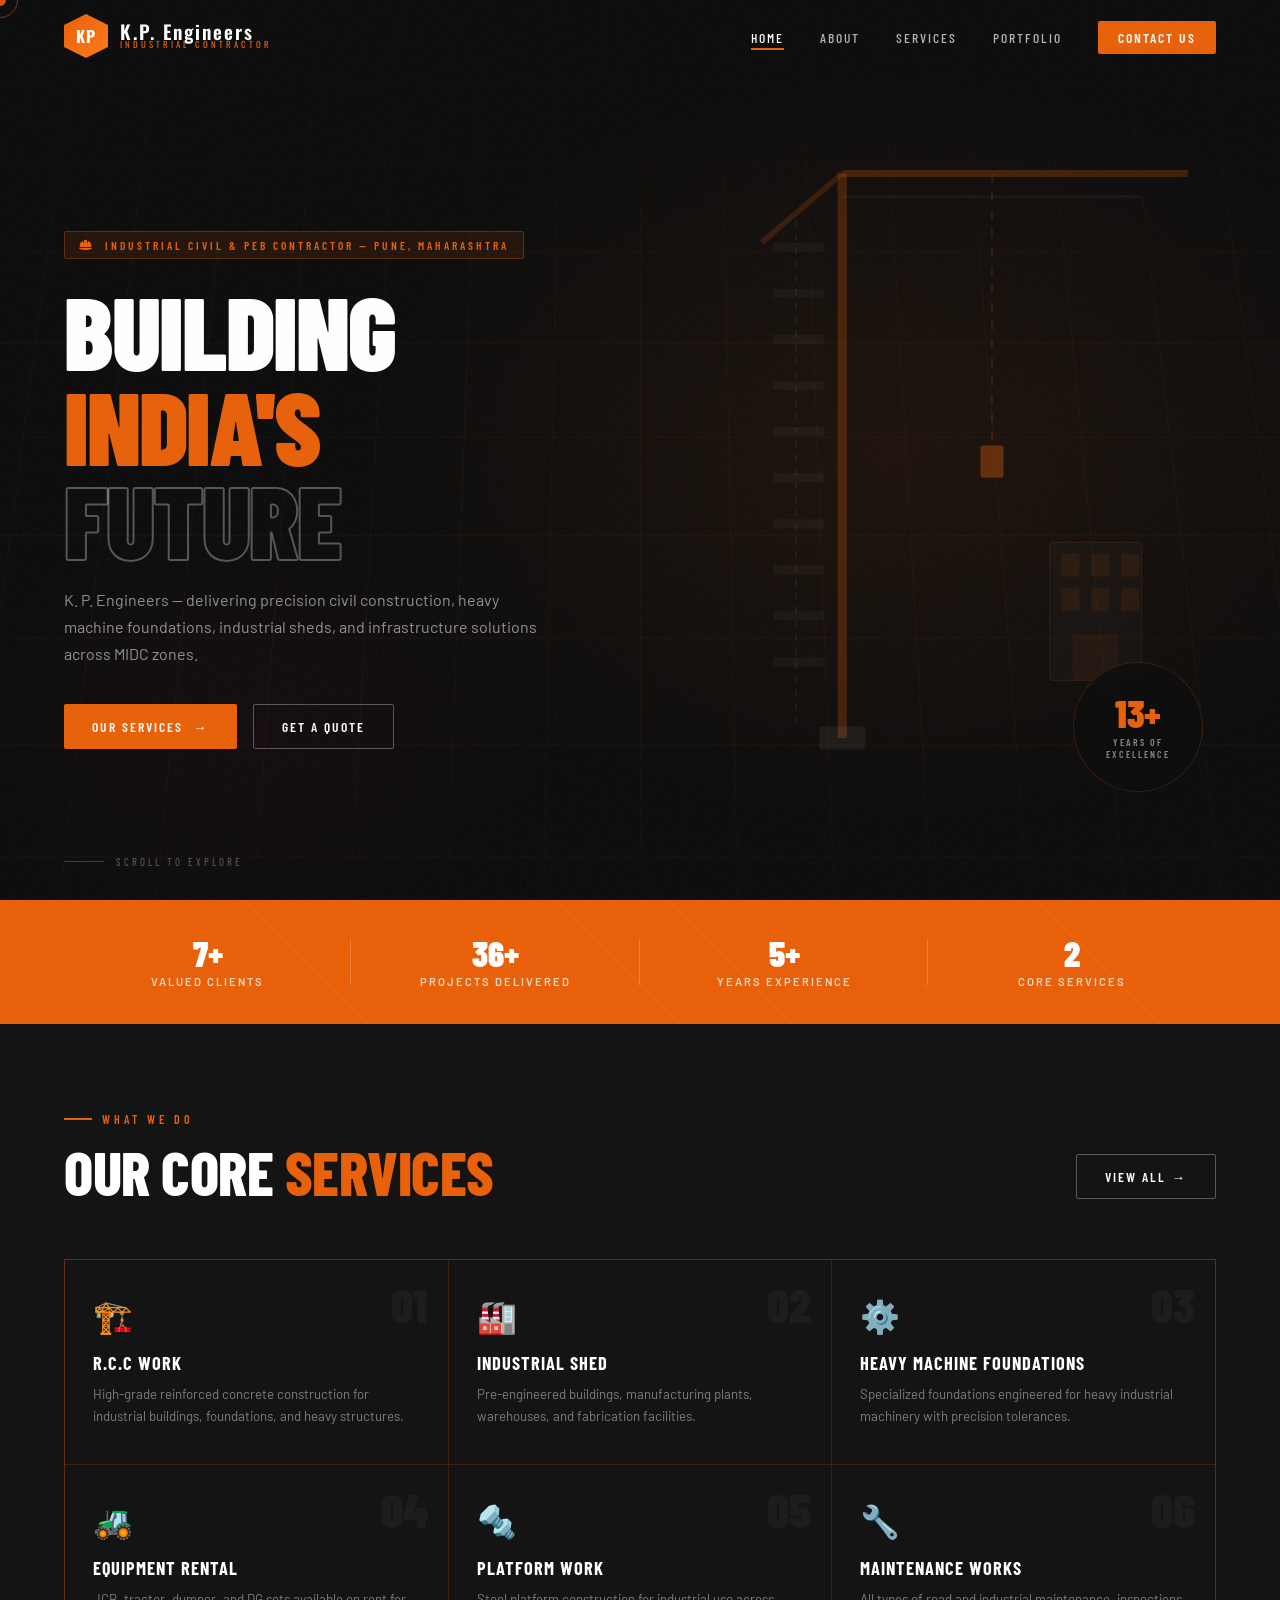
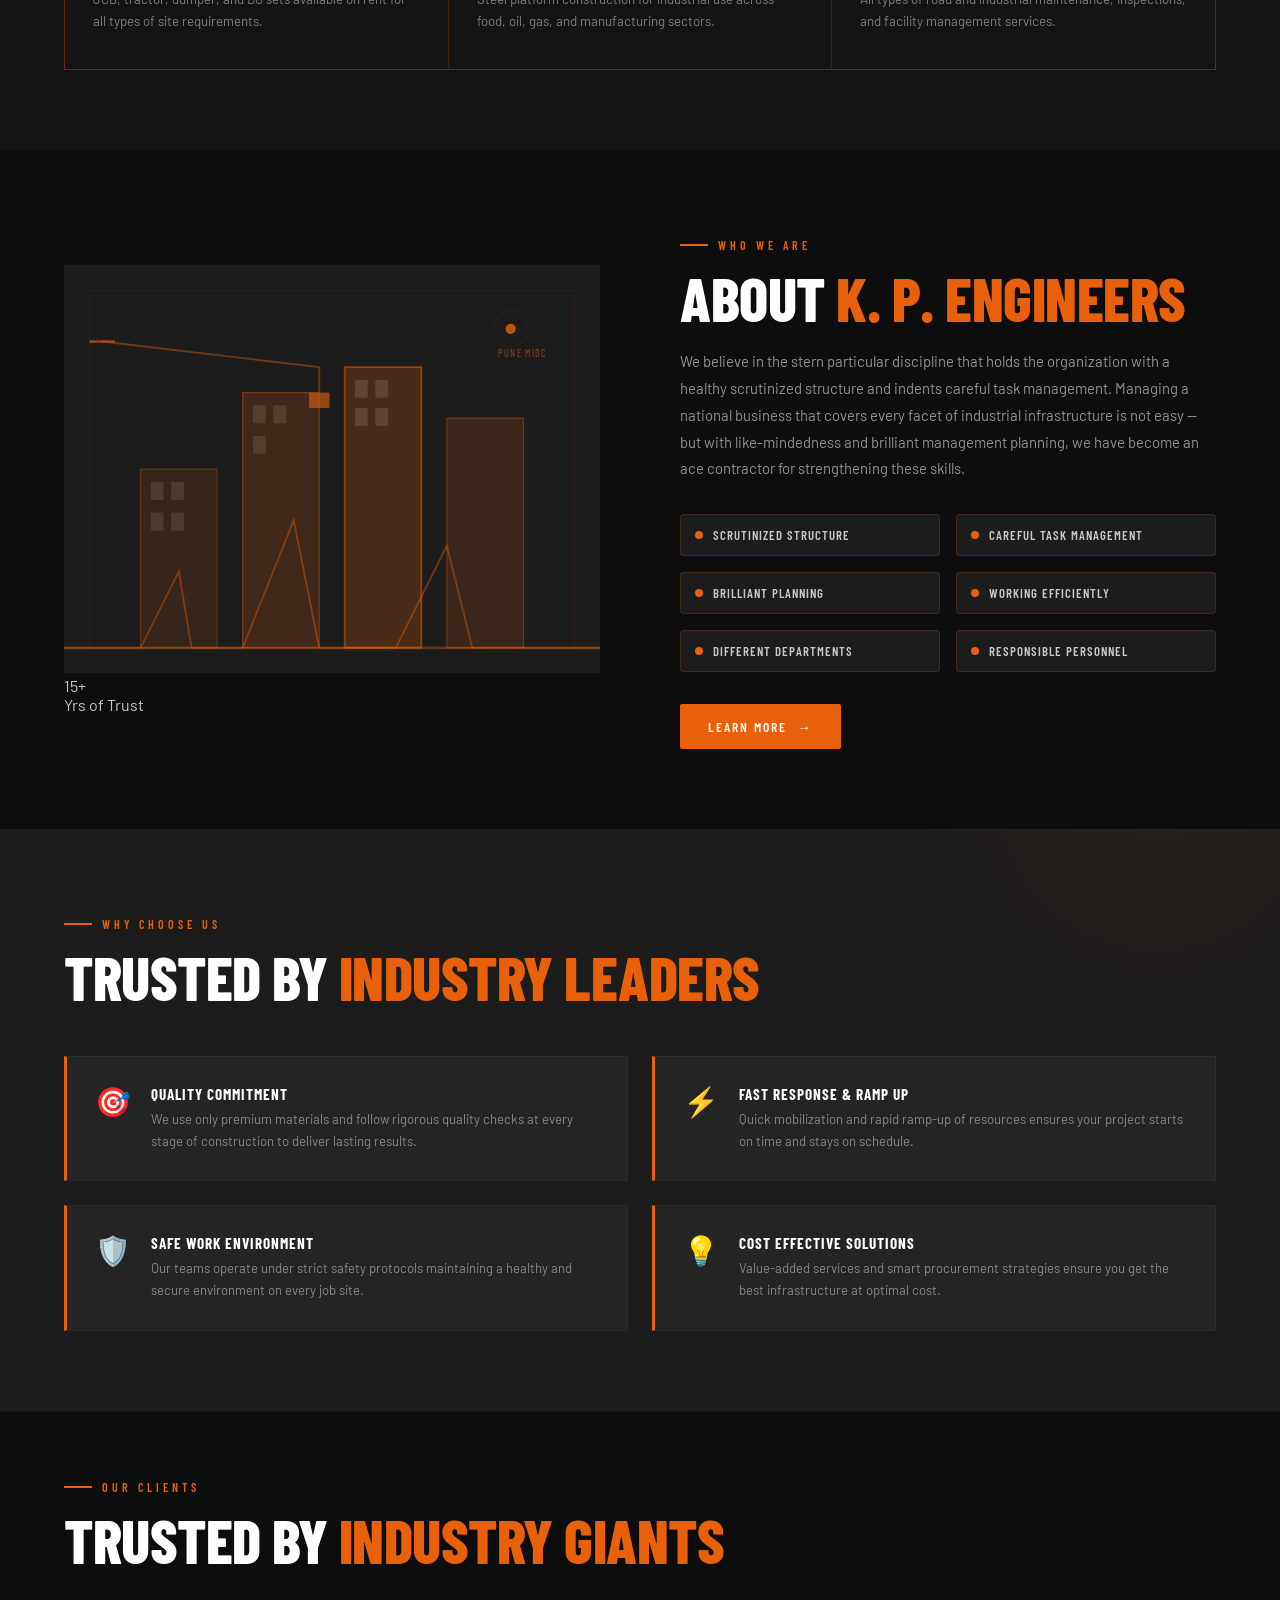
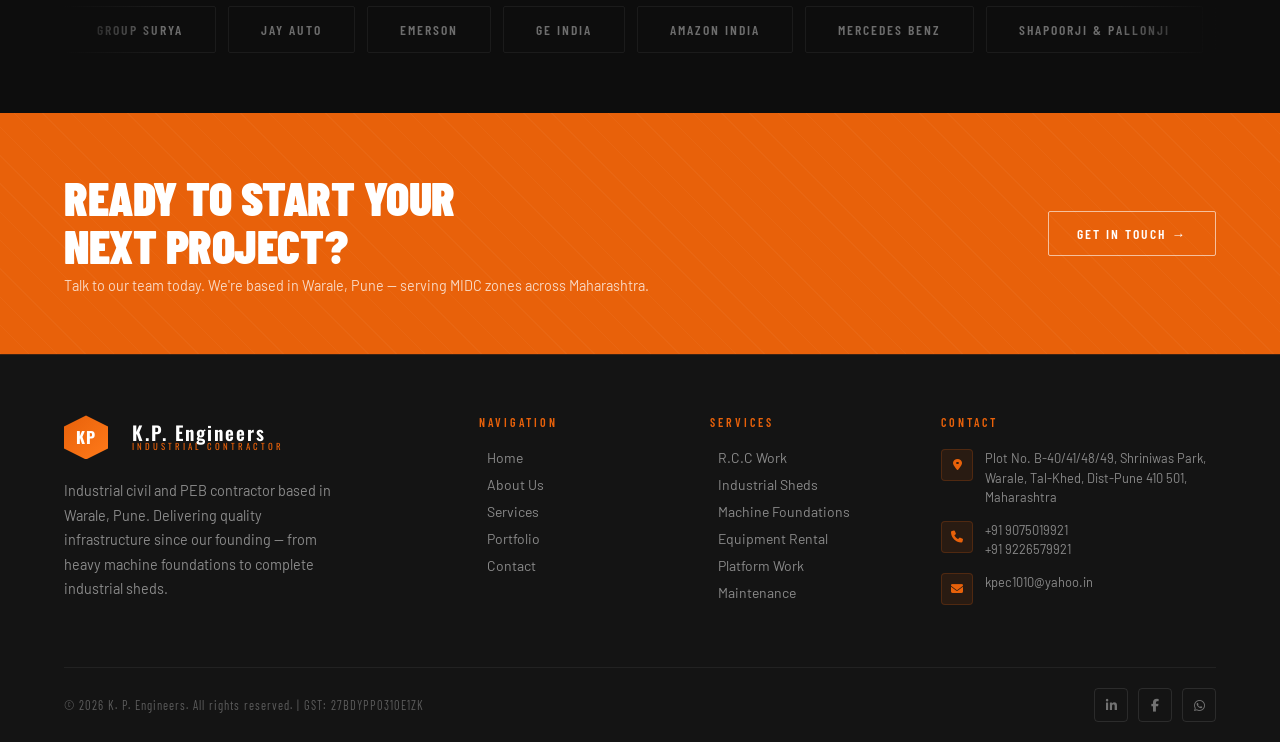
<file: index.html>
<!DOCTYPE html>
<html lang="en">
<head>
<meta charset="UTF-8">
<meta name="viewport" content="width=device-width, initial-scale=1.0">
<meta name="description" content="K. P. Engineers - Industrial Civil & PEB Contractor. Believes in Quality Work.">
<title>K. P. Engineers | Believes in Quality Work</title>
<link rel="preconnect" href="https://fonts.googleapis.com">
<link rel="preconnect" href="https://fonts.gstatic.com" crossorigin>
<link href="https://fonts.googleapis.com/css2?family=Barlow+Condensed:wght@300;400;500;600;700;800;900&family=Barlow:wght@300;400;500;600&family=Oswald:wght@400;500;600;700&display=swap" rel="stylesheet">
<link rel="stylesheet" href="https://cdnjs.cloudflare.com/ajax/libs/font-awesome/6.5.0/css/all.min.css">
<link rel="stylesheet" href="css/style.css">
<link rel="stylesheet" href="css/home.css">
</head>
<body>

<div class="noise-overlay"></div>
<div class="cursor"></div>
<div class="cursor-follower"></div>

<div id="loader">
  <div class="loader-logo">K.P.<span>ENGINEERS</span></div>
  <div class="loader-bar-wrap"><div class="loader-bar"></div></div>
  <div class="loader-text">Believes in Quality Work</div>
</div>

<nav>
  <a href="index.html" class="nav-logo">
    <div class="nav-logo-icon">
      <div class="logo-hex">KP</div>
    </div>
    <div class="nav-logo-text">
      K.P. Engineers
      <span>Industrial Contractor</span>
    </div>
  </a>
  <ul class="nav-links">
    <li><a href="index.html" class="active">Home</a></li>
    <li><a href="about.html">About</a></li>
    <li><a href="services.html">Services</a></li>
    <li><a href="portfolio.html">Portfolio</a></li>
    <li><a href="contact.html" class="nav-cta">Contact Us</a></li>
  </ul>
  <button class="hamburger" aria-label="Menu">
    <span></span><span></span><span></span>
  </button>
</nav>

<div class="mobile-menu">
  <a href="index.html">Home</a>
  <a href="about.html">About</a>
  <a href="services.html">Services</a>
  <a href="portfolio.html">Portfolio</a>
  <a href="contact.html">Contact</a>
</div>

<section class="hero">
  <div class="hero-bg"></div>
  <div class="hero-grid"></div>

  <div class="hero-content">
    <div class="hero-tag">
      <i class="fa-solid fa-helmet-safety"></i>
      Industrial Civil &amp; PEB Contractor — Pune, Maharashtra
    </div>
    <h1 class="hero-title">
      Building<br>
      <span class="line-accent">India's</span><br>
      <span class="line-outline">Future</span>
    </h1>
    <p class="hero-sub">
      K. P. Engineers — delivering precision civil construction, heavy machine foundations, industrial sheds, and infrastructure solutions across MIDC zones.
    </p>
    <div class="hero-actions">
      <a href="services.html" class="btn-primary">Our Services <span>→</span></a>
      <a href="contact.html" class="btn-outline">Get a Quote</a>
    </div>
  </div>

  <div class="hero-3d-crane">
    <svg width="100%" height="80%" viewBox="0 0 500 600" fill="none" xmlns="http://www.w3.org/2000/svg" style="animation: craneBob 6s ease-in-out infinite;">
      <line x1="120" y1="550" x2="120" y2="60" stroke="rgba(232,97,10,0.4)" stroke-width="8"/>
      <line x1="120" y1="60" x2="420" y2="60" stroke="rgba(232,97,10,0.4)" stroke-width="6"/>
      <line x1="120" y1="60" x2="50" y2="120" stroke="rgba(232,97,10,0.3)" stroke-width="5"/>
      <line x1="120" y1="80" x2="380" y2="80" stroke="rgba(255,255,255,0.08)" stroke-width="2"/>
      <line x1="250" y1="60" x2="250" y2="300" stroke="rgba(232,97,10,0.25)" stroke-width="2" stroke-dasharray="8 8"/>
      <rect x="240" y="296" width="20" height="28" rx="2" fill="rgba(232,97,10,0.6)"/>
      <rect x="100" y="540" width="40" height="20" rx="2" fill="rgba(255,255,255,0.1)"/>
      <line x1="80" y1="100" x2="80" y2="540" stroke="rgba(255,255,255,0.08)" stroke-width="2" stroke-dasharray="6 6"/>
      <rect x="60" y="120" width="44" height="8" fill="rgba(255,255,255,0.06)"/>
      <rect x="60" y="160" width="44" height="8" fill="rgba(255,255,255,0.06)"/>
      <rect x="60" y="200" width="44" height="8" fill="rgba(255,255,255,0.06)"/>
      <rect x="60" y="240" width="44" height="8" fill="rgba(255,255,255,0.06)"/>
      <rect x="60" y="280" width="44" height="8" fill="rgba(255,255,255,0.06)"/>
      <rect x="60" y="320" width="44" height="8" fill="rgba(255,255,255,0.06)"/>
      <rect x="60" y="360" width="44" height="8" fill="rgba(255,255,255,0.06)"/>
      <rect x="60" y="400" width="44" height="8" fill="rgba(255,255,255,0.06)"/>
      <rect x="60" y="440" width="44" height="8" fill="rgba(255,255,255,0.06)"/>
      <rect x="60" y="480" width="44" height="8" fill="rgba(255,255,255,0.06)"/>
      <rect x="300" y="380" width="80" height="120" rx="3" fill="rgba(255,255,255,0.04)" stroke="rgba(232,97,10,0.2)" stroke-width="1"/>
      <rect x="310" y="390" width="16" height="20" rx="1" fill="rgba(232,97,10,0.15)"/>
      <rect x="336" y="390" width="16" height="20" rx="1" fill="rgba(232,97,10,0.15)"/>
      <rect x="362" y="390" width="16" height="20" rx="1" fill="rgba(232,97,10,0.15)"/>
      <rect x="310" y="420" width="16" height="20" rx="1" fill="rgba(232,97,10,0.15)"/>
      <rect x="336" y="420" width="16" height="20" rx="1" fill="rgba(232,97,10,0.15)"/>
      <rect x="362" y="420" width="16" height="20" rx="1" fill="rgba(232,97,10,0.15)"/>
      <rect x="320" y="460" width="40" height="40" rx="1" fill="rgba(232,97,10,0.1)"/>
    </svg>
  </div>

  <div class="hero-badge">
    <div class="hero-badge-inner">
      <div class="hero-badge-num" data-count="15" data-suffix="+">0+</div>
      <div class="hero-badge-text">Years of<br>Excellence</div>
    </div>
  </div>

  <div class="scroll-hint">
    <div class="scroll-line"></div>
    <span class="scroll-text">Scroll to explore</span>
  </div>
</section>

<div class="stats-strip">
  <div class="stat-item">
    <div class="stat-number" data-count="20" data-suffix="+">20+</div>
    <div class="stat-label">Valued Clients</div>
  </div>
  <div class="stat-item">
    <div class="stat-number" data-count="100" data-suffix="+">100+</div>
    <div class="stat-label">Projects Delivered</div>
  </div>
  <div class="stat-item">
    <div class="stat-number" data-count="15" data-suffix="+">15+</div>
    <div class="stat-label">Years Experience</div>
  </div>
  <div class="stat-item">
    <div class="stat-number" data-count="8" data-suffix="">8</div>
    <div class="stat-label">Core Services</div>
  </div>
</div>

<section class="services-preview">
  <div style="display:grid;grid-template-columns:1fr auto;align-items:end;gap:24px;flex-wrap:wrap;">
    <div>
      <div class="section-tag reveal">What We Do</div>
      <h2 class="section-title reveal" data-delay="0.1">Our Core <span>Services</span></h2>
    </div>
    <a href="services.html" class="btn-outline reveal" style="white-space:nowrap;margin-bottom:4px;">View All →</a>
  </div>
  <div class="services-grid">
    <a href="services.html#rcc" class="service-card reveal" data-delay="0.1">
      <span class="service-card-num">01</span>
      <span class="service-card-icon">🏗️</span>
      <h4>R.C.C Work</h4>
      <p>High-grade reinforced concrete construction for industrial buildings, foundations, and heavy structures.</p>
    </a>
    <a href="services.html#shed" class="service-card reveal" data-delay="0.2">
      <span class="service-card-num">02</span>
      <span class="service-card-icon">🏭</span>
      <h4>Industrial Shed</h4>
      <p>Pre-engineered buildings, manufacturing plants, warehouses, and fabrication facilities.</p>
    </a>
    <a href="services.html#machine" class="service-card reveal" data-delay="0.3">
      <span class="service-card-num">03</span>
      <span class="service-card-icon">⚙️</span>
      <h4>Heavy Machine Foundations</h4>
      <p>Specialized foundations engineered for heavy industrial machinery with precision tolerances.</p>
    </a>
    <a href="services.html#equipment" class="service-card reveal" data-delay="0.1">
      <span class="service-card-num">04</span>
      <span class="service-card-icon">🚜</span>
      <h4>Equipment Rental</h4>
      <p>JCB, tractor, dumper, and DG sets available on rent for all types of site requirements.</p>
    </a>
    <a href="services.html#platform" class="service-card reveal" data-delay="0.2">
      <span class="service-card-num">05</span>
      <span class="service-card-icon">🔩</span>
      <h4>Platform Work</h4>
      <p>Steel platform construction for industrial use across food, oil, gas, and manufacturing sectors.</p>
    </a>
    <a href="services.html#maintenance" class="service-card reveal" data-delay="0.3">
      <span class="service-card-num">06</span>
      <span class="service-card-icon">🔧</span>
      <h4>Maintenance Works</h4>
      <p>All types of road and industrial maintenance, inspections, and facility management services.</p>
    </a>
  </div>
</section>

<section class="about-strip">
  <div class="about-strip-visual reveal-left">
    <div class="about-img-frame">
      <div class="about-img-inner">
        <svg width="100%" height="100%" viewBox="0 0 420 320" fill="none" xmlns="http://www.w3.org/2000/svg">
          <rect width="420" height="320" fill="#1C1C1C"/>
          <rect x="20" y="20" width="380" height="280" fill="none" stroke="rgba(232,97,10,0.08)" stroke-width="1"/>
          <rect x="60" y="160" width="60" height="140" fill="rgba(232,97,10,0.12)" stroke="rgba(232,97,10,0.3)" stroke-width="1"/>
          <rect x="140" y="100" width="60" height="200" fill="rgba(232,97,10,0.18)" stroke="rgba(232,97,10,0.4)" stroke-width="1"/>
          <rect x="220" y="80" width="60" height="220" fill="rgba(232,97,10,0.22)" stroke="rgba(232,97,10,0.5)" stroke-width="1.5"/>
          <rect x="300" y="120" width="60" height="180" fill="rgba(232,97,10,0.15)" stroke="rgba(232,97,10,0.35)" stroke-width="1"/>
          <rect x="68" y="170" width="10" height="14" fill="rgba(255,255,255,0.1)"/>
          <rect x="84" y="170" width="10" height="14" fill="rgba(255,255,255,0.1)"/>
          <rect x="68" y="194" width="10" height="14" fill="rgba(255,255,255,0.1)"/>
          <rect x="84" y="194" width="10" height="14" fill="rgba(255,255,255,0.1)"/>
          <rect x="148" y="110" width="10" height="14" fill="rgba(255,255,255,0.1)"/>
          <rect x="164" y="110" width="10" height="14" fill="rgba(255,255,255,0.1)"/>
          <rect x="148" y="134" width="10" height="14" fill="rgba(255,255,255,0.1)"/>
          <rect x="228" y="90" width="10" height="14" fill="rgba(255,255,255,0.12)"/>
          <rect x="244" y="90" width="10" height="14" fill="rgba(255,255,255,0.12)"/>
          <rect x="228" y="112" width="10" height="14" fill="rgba(255,255,255,0.12)"/>
          <rect x="244" y="112" width="10" height="14" fill="rgba(255,255,255,0.12)"/>
          <line x1="0" y1="300" x2="420" y2="300" stroke="rgba(232,97,10,0.3)" stroke-width="2"/>
          <path d="M0 300 L60 300 L90 240 L100 300 L140 300 L180 200 L200 300 L260 300 L300 220 L320 300 L420 300" fill="none" stroke="rgba(232,97,10,0.4)" stroke-width="1.5"/>
          <line x1="20" y1="60" x2="40" y2="60" stroke="rgba(232,97,10,0.6)" stroke-width="2"/>
          <line x1="30" y1="60" x2="200" y2="80" stroke="rgba(232,97,10,0.4)" stroke-width="1.5"/>
          <line x1="200" y1="80" x2="200" y2="100" stroke="rgba(232,97,10,0.4)" stroke-width="1.5"/>
          <rect x="192" y="100" width="16" height="12" fill="rgba(232,97,10,0.6)"/>
          <circle cx="350" cy="50" r="4" fill="rgba(232,97,10,0.8)"/>
          <circle cx="350" cy="50" r="12" fill="none" stroke="rgba(232,97,10,0.3)" stroke-width="1">
            <animate attributeName="r" values="12;20;12" dur="2s" repeatCount="indefinite"/>
            <animate attributeName="opacity" values="0.3;0;0.3" dur="2s" repeatCount="indefinite"/>
          </circle>
          <text x="340" y="72" fill="rgba(232,97,10,0.6)" font-size="8" font-family="Barlow Condensed" letter-spacing="1">PUNE MIDC</text>
        </svg>
      </div>
      <div class="about-corner-tag">
        <div class="num">15+</div>
        <div class="lbl">Yrs of Trust</div>
      </div>
    </div>
  </div>
  <div class="about-strip-content reveal-right">
    <div class="section-tag">Who We Are</div>
    <h2 class="section-title">About <span>K. P. Engineers</span></h2>
    <p style="font-size:0.93rem;line-height:1.8;color:rgba(255,255,255,0.55);margin-top:20px;">
      We believe in the stern particular discipline that holds the organization with a healthy scrutinized structure and indents careful task management. Managing a national business that covers every facet of industrial infrastructure is not easy — but with like-mindedness and brilliant management planning, we have become an ace contractor for strengthening these skills.
    </p>
    <div class="about-features">
      <div class="feature-pill"><div class="feature-pill-dot"></div>Scrutinized Structure</div>
      <div class="feature-pill"><div class="feature-pill-dot"></div>Careful Task Management</div>
      <div class="feature-pill"><div class="feature-pill-dot"></div>Brilliant Planning</div>
      <div class="feature-pill"><div class="feature-pill-dot"></div>Working Efficiently</div>
      <div class="feature-pill"><div class="feature-pill-dot"></div>Different Departments</div>
      <div class="feature-pill"><div class="feature-pill-dot"></div>Responsible Personnel</div>
    </div>
    <a href="about.html" class="btn-primary" style="margin-top:32px;">Learn More <span>→</span></a>
  </div>
</section>

<section class="why-us">
  <div class="section-tag reveal">Why Choose Us</div>
  <h2 class="section-title reveal" data-delay="0.1">Trusted by <span>Industry Leaders</span></h2>
  <div class="why-grid">
    <div class="why-card reveal" data-delay="0.1">
      <div class="why-icon">🎯</div>
      <div>
        <h4>Quality Commitment</h4>
        <p>We use only premium materials and follow rigorous quality checks at every stage of construction to deliver lasting results.</p>
      </div>
    </div>
    <div class="why-card reveal" data-delay="0.2">
      <div class="why-icon">⚡</div>
      <div>
        <h4>Fast Response & Ramp Up</h4>
        <p>Quick mobilization and rapid ramp-up of resources ensures your project starts on time and stays on schedule.</p>
      </div>
    </div>
    <div class="why-card reveal" data-delay="0.1">
      <div class="why-icon">🛡️</div>
      <div>
        <h4>Safe Work Environment</h4>
        <p>Our teams operate under strict safety protocols maintaining a healthy and secure environment on every job site.</p>
      </div>
    </div>
    <div class="why-card reveal" data-delay="0.2">
      <div class="why-icon">💡</div>
      <div>
        <h4>Cost Effective Solutions</h4>
        <p>Value-added services and smart procurement strategies ensure you get the best infrastructure at optimal cost.</p>
      </div>
    </div>
  </div>
</section>

<section class="clients-section">
  <div class="section-tag reveal">Our Clients</div>
  <h2 class="section-title reveal" data-delay="0.1">Trusted by <span>Industry Giants</span></h2>
  <div class="clients-track-wrap" style="margin-top:36px;">
    <div class="clients-track">
      <div class="client-item">Group Surya</div>
      <div class="client-item">Jay Auto</div>
      <div class="client-item">Emerson</div>
      <div class="client-item">GE India</div>
      <div class="client-item">Amazon India</div>
      <div class="client-item">Mercedes Benz</div>
      <div class="client-item">Shapoorji &amp; Pallonji</div>
      <div class="client-item">Tata Picaso</div>
      <div class="client-item">Varroc</div>
      <div class="client-item">Komal Engineering</div>
      <div class="client-item">Bridgestone</div>
      <div class="client-item">VR Industries</div>
      <div class="client-item">IVA Bulk</div>
      <div class="client-item">JK Infotech</div>
      <div class="client-item">Kinfa India</div>
      <div class="client-item">RK Engineering</div>
    </div>
  </div>
</section>

<section style="padding:60px 5%;background:var(--orange);position:relative;overflow:hidden;">
  <div style="position:absolute;inset:0;background:repeating-linear-gradient(45deg,rgba(255,255,255,0.03) 0px,rgba(255,255,255,0.03) 1px,transparent 1px,transparent 20px);pointer-events:none;"></div>
  <div style="display:grid;grid-template-columns:1fr auto;align-items:center;gap:24px;position:relative;z-index:1;" class="cta-wrap">
    <div>
      <h2 style="font-family:'Barlow Condensed',sans-serif;font-size:clamp(1.8rem,4vw,3rem);font-weight:900;color:#fff;text-transform:uppercase;line-height:1;letter-spacing:-0.5px;">Ready to Start Your<br>Next Project?</h2>
      <p style="font-size:0.9rem;color:rgba(255,255,255,0.75);margin-top:8px;">Talk to our team today. We're based in Warale, Pune — serving MIDC zones across Maharashtra.</p>
    </div>
    <a href="contact.html" class="btn-outline" style="border-color:rgba(255,255,255,0.6);color:#fff;white-space:nowrap;flex-shrink:0;">Get in Touch →</a>
  </div>
</section>

<footer>
  <div class="footer-grid">
    <div class="footer-brand">
      <a href="index.html" class="nav-logo" style="margin-bottom:4px;display:inline-flex;">
        <div class="logo-hex">KP</div>
        <div class="nav-logo-text" style="margin-left:12px;">
          K.P. Engineers
          <span>Industrial Contractor</span>
        </div>
      </a>
      <p>Industrial civil and PEB contractor based in Warale, Pune. Delivering quality infrastructure since our founding — from heavy machine foundations to complete industrial sheds.</p>
    </div>
    <div>
      <div class="footer-heading">Navigation</div>
      <ul class="footer-links">
        <li><a href="index.html">Home</a></li>
        <li><a href="about.html">About Us</a></li>
        <li><a href="services.html">Services</a></li>
        <li><a href="portfolio.html">Portfolio</a></li>
        <li><a href="contact.html">Contact</a></li>
      </ul>
    </div>
    <div>
      <div class="footer-heading">Services</div>
      <ul class="footer-links">
        <li><a href="services.html">R.C.C Work</a></li>
        <li><a href="services.html">Industrial Sheds</a></li>
        <li><a href="services.html">Machine Foundations</a></li>
        <li><a href="services.html">Equipment Rental</a></li>
        <li><a href="services.html">Platform Work</a></li>
        <li><a href="services.html">Maintenance</a></li>
      </ul>
    </div>
    <div>
      <div class="footer-heading">Contact</div>
      <div class="footer-contact-item">
        <div class="footer-contact-icon"><i class="fa-solid fa-location-dot"></i></div>
        <div class="footer-contact-text">Plot No. B-40/41/48/49, Shriniwas Park, Warale, Tal-Khed, Dist-Pune 410 501, Maharashtra</div>
      </div>
      <div class="footer-contact-item">
        <div class="footer-contact-icon"><i class="fa-solid fa-phone"></i></div>
        <div class="footer-contact-text">
          <a href="tel:+919075019921">+91 9075019921</a><br>
          <a href="tel:+919226579921">+91 9226579921</a>
        </div>
      </div>
      <div class="footer-contact-item">
        <div class="footer-contact-icon"><i class="fa-solid fa-envelope"></i></div>
        <div class="footer-contact-text"><a href="mailto:kpec1010@yahoo.in">kpec1010@yahoo.in</a></div>
      </div>
    </div>
  </div>
  <div class="footer-bottom">
    <p>© <span data-year></span> K. P. Engineers. All rights reserved. | GST: 27BDYPP0310E1ZK</p>
    <div class="footer-social">
      <a href="#" class="social-btn"><i class="fab fa-linkedin-in"></i></a>
      <a href="#" class="social-btn"><i class="fab fa-facebook-f"></i></a>
      <a href="#" class="social-btn"><i class="fab fa-whatsapp"></i></a>
    </div>
  </div>
</footer>

<script src="js/main.js"></script>
<style>
@media(max-width:768px){.cta-wrap{grid-template-columns:1fr!important;}.cta-wrap a{align-self:flex-start;}}
</style>
</body>
</html>
</file>
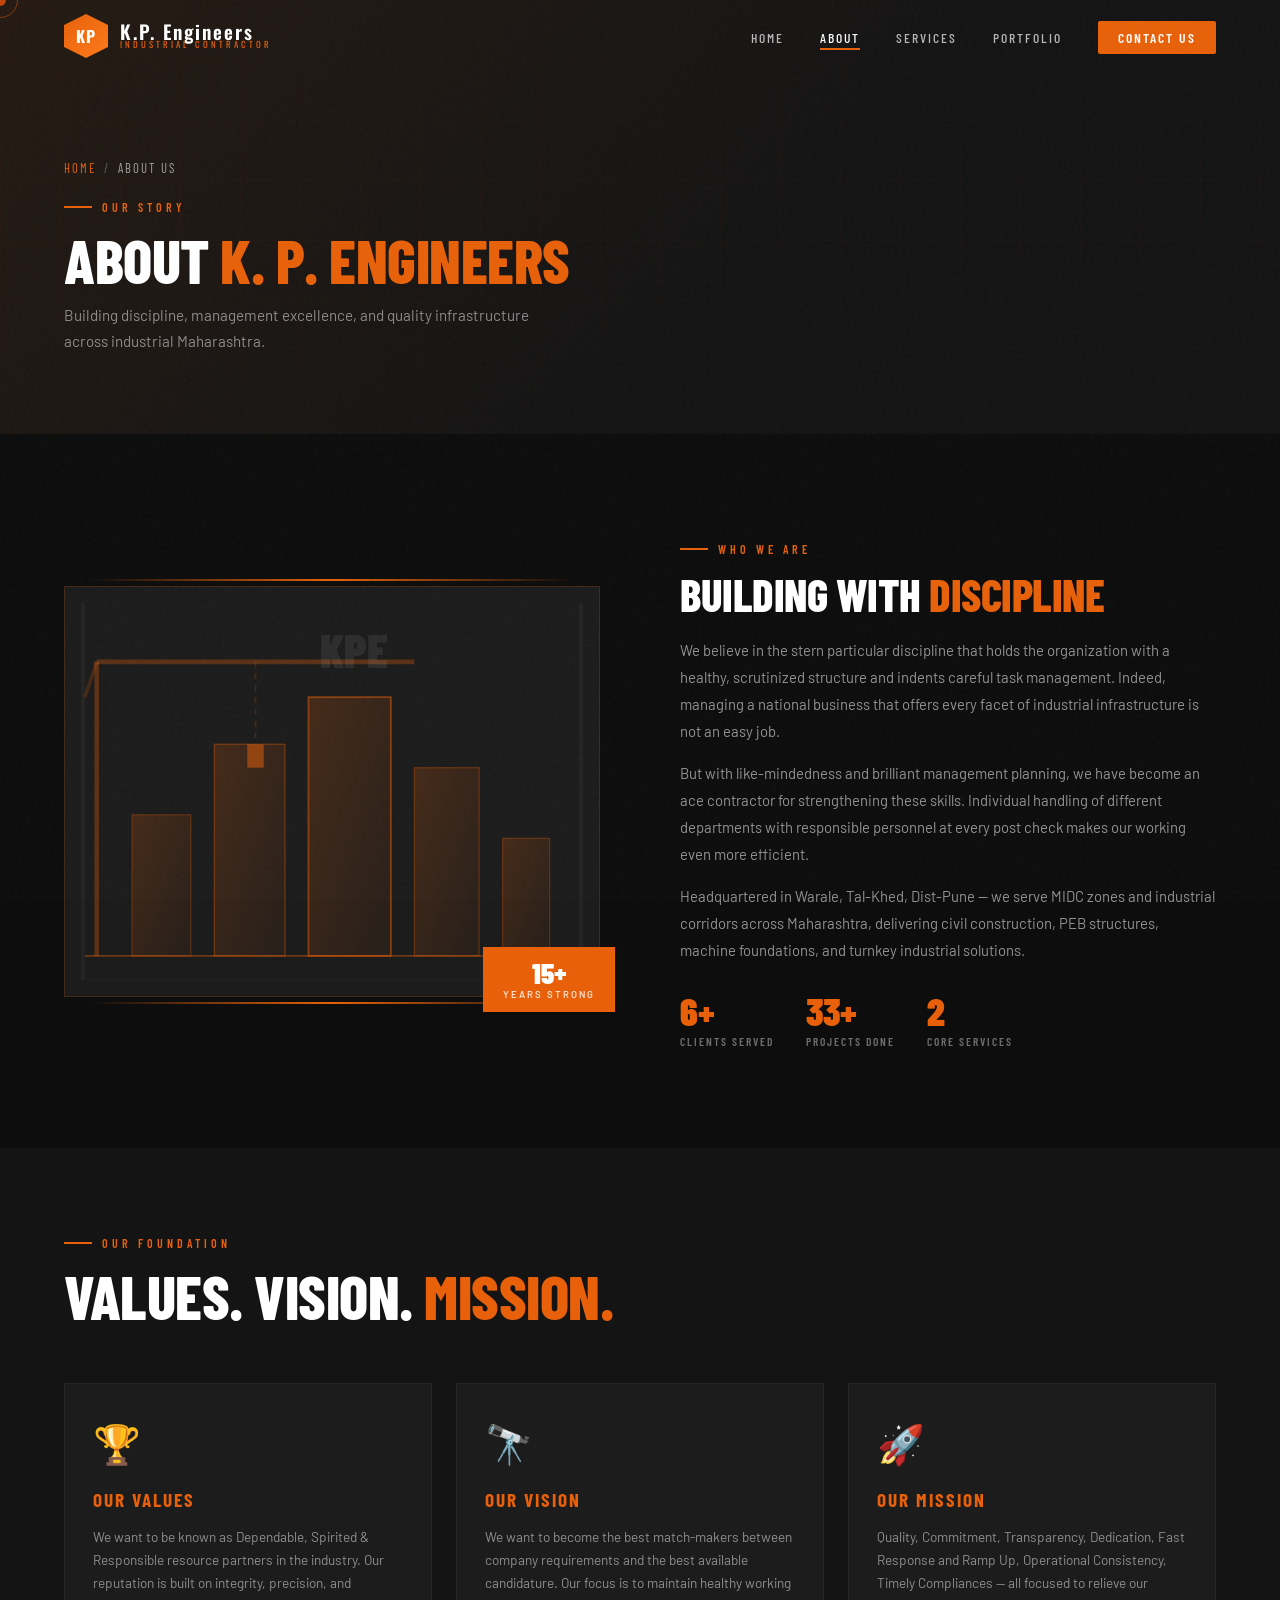
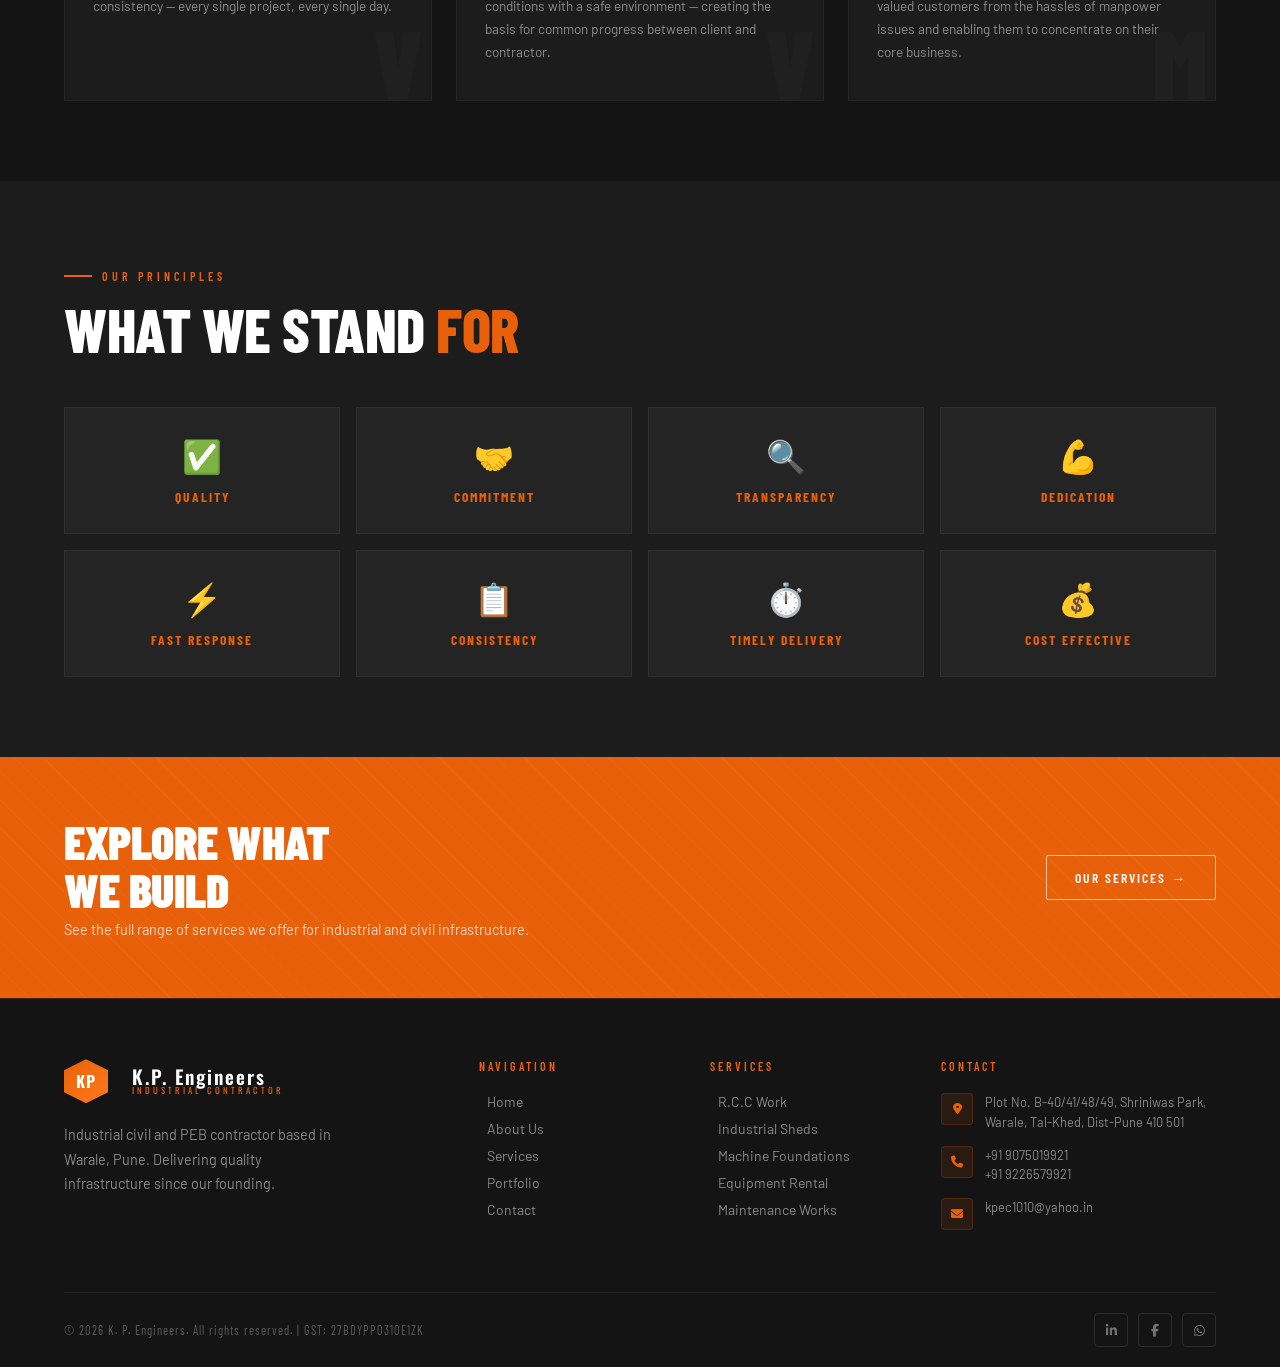
<file: about.html>
<!DOCTYPE html>
<html lang="en">
<head>
<meta charset="UTF-8">
<meta name="viewport" content="width=device-width, initial-scale=1.0">
<title>About Us | K. P. Engineers</title>
<link rel="preconnect" href="https://fonts.googleapis.com">
<link rel="preconnect" href="https://fonts.gstatic.com" crossorigin>
<link href="https://fonts.googleapis.com/css2?family=Barlow+Condensed:wght@300;400;500;600;700;800;900&family=Barlow:wght@300;400;500;600&family=Oswald:wght@400;500;600;700&display=swap" rel="stylesheet">
<link rel="stylesheet" href="https://cdnjs.cloudflare.com/ajax/libs/font-awesome/6.5.0/css/all.min.css">
<link rel="stylesheet" href="css/style.css">
<link rel="stylesheet" href="css/pages.css">
</head>
<body>

<div class="noise-overlay"></div>
<div class="cursor"></div>
<div class="cursor-follower"></div>

<div id="loader">
  <div class="loader-logo">K.P.<span>ENGINEERS</span></div>
  <div class="loader-bar-wrap"><div class="loader-bar"></div></div>
  <div class="loader-text">About Us</div>
</div>

<nav>
  <a href="index.html" class="nav-logo">
    <div class="nav-logo-icon"><div class="logo-hex">KP</div></div>
    <div class="nav-logo-text">K.P. Engineers<span>Industrial Contractor</span></div>
  </a>
  <ul class="nav-links">
    <li><a href="index.html">Home</a></li>
    <li><a href="about.html" class="active">About</a></li>
    <li><a href="services.html">Services</a></li>
    <li><a href="portfolio.html">Portfolio</a></li>
    <li><a href="contact.html" class="nav-cta">Contact Us</a></li>
  </ul>
  <button class="hamburger" aria-label="Menu"><span></span><span></span><span></span></button>
</nav>

<div class="mobile-menu">
  <a href="index.html">Home</a>
  <a href="about.html">About</a>
  <a href="services.html">Services</a>
  <a href="portfolio.html">Portfolio</a>
  <a href="contact.html">Contact</a>
</div>

<div class="page-header">
  <div class="page-header-grid"></div>
  <div class="page-header-content">
    <div class="breadcrumb">
      <a href="index.html">Home</a>
      <span>/</span>
      <span class="current">About Us</span>
    </div>
    <div class="section-tag">Our Story</div>
    <h1 class="section-title">About <span>K. P. Engineers</span></h1>
    <p style="font-size:0.95rem;color:rgba(255,255,255,0.5);max-width:500px;line-height:1.7;margin-top:12px;">Building discipline, management excellence, and quality infrastructure across industrial Maharashtra.</p>
  </div>
</div>

<section class="page-section">
  <div class="about-story">
    <div class="about-story-img reveal-left">
      <div class="about-img-frame">
        <div class="about-img-inner">
          <svg width="100%" height="100%" viewBox="0 0 420 320" fill="none" xmlns="http://www.w3.org/2000/svg">
            <rect width="420" height="320" fill="#1C1C1C"/>
            <defs>
              <linearGradient id="bgrad" x1="0" y1="0" x2="1" y2="1">
                <stop offset="0%" stop-color="rgba(232,97,10,0.2)"/>
                <stop offset="100%" stop-color="rgba(232,97,10,0.05)"/>
              </linearGradient>
            </defs>
            <rect x="40" y="180" width="50" height="120" fill="url(#bgrad)" stroke="rgba(232,97,10,0.3)" stroke-width="1"/>
            <rect x="110" y="120" width="60" height="180" fill="url(#bgrad)" stroke="rgba(232,97,10,0.4)" stroke-width="1"/>
            <rect x="190" y="80" width="70" height="220" fill="url(#bgrad)" stroke="rgba(232,97,10,0.5)" stroke-width="1.5"/>
            <rect x="280" y="140" width="55" height="160" fill="url(#bgrad)" stroke="rgba(232,97,10,0.35)" stroke-width="1"/>
            <rect x="355" y="200" width="40" height="100" fill="url(#bgrad)" stroke="rgba(232,97,10,0.3)" stroke-width="1"/>
            <line x1="0" y1="300" x2="420" y2="300" stroke="rgba(232,97,10,0.4)" stroke-width="1.5"/>
            <line x1="10" y1="50" x2="10" y2="300" stroke="rgba(232,97,10,0.3)" stroke-width="4"/>
            <line x1="10" y1="50" x2="280" y2="50" stroke="rgba(232,97,10,0.3)" stroke-width="4"/>
            <line x1="10" y1="50" x2="0" y2="80" stroke="rgba(232,97,10,0.2)" stroke-width="3"/>
            <line x1="145" y1="50" x2="145" y2="120" stroke="rgba(232,97,10,0.2)" stroke-width="1.5" stroke-dasharray="5 5"/>
            <rect x="138" y="120" width="14" height="20" rx="1" fill="rgba(232,97,10,0.5)"/>
            <text x="200" y="55" fill="rgba(255,255,255,0.08)" font-size="40" font-family="Barlow Condensed" font-weight="900">KPE</text>
          </svg>
        </div>
        <div class="about-corner-tag">
          <div class="num">15+</div>
          <div class="lbl">Years Strong</div>
        </div>
      </div>
    </div>
    <div class="about-story-text reveal-right">
      <div class="section-tag">Who We Are</div>
      <h2 class="section-title" style="font-size:clamp(1.8rem,3.5vw,2.8rem);">Building with <span>Discipline</span></h2>
      <p style="margin-top:20px;">We believe in the stern particular discipline that holds the organization with a healthy, scrutinized structure and indents careful task management. Indeed, managing a national business that offers every facet of industrial infrastructure is not an easy job.</p>
      <p>But with like-mindedness and brilliant management planning, we have become an ace contractor for strengthening these skills. Individual handling of different departments with responsible personnel at every post check makes our working even more efficient.</p>
      <p>Headquartered in Warale, Tal-Khed, Dist-Pune — we serve MIDC zones and industrial corridors across Maharashtra, delivering civil construction, PEB structures, machine foundations, and turnkey industrial solutions.</p>
      <div style="display:flex;gap:32px;margin-top:28px;flex-wrap:wrap;">
        <div>
          <div style="font-family:'Barlow Condensed',sans-serif;font-size:2.4rem;font-weight:900;color:var(--orange);line-height:1;" data-count="20" data-suffix="+">20+</div>
          <div style="font-size:0.72rem;letter-spacing:2px;text-transform:uppercase;color:rgba(255,255,255,0.4);font-family:'Barlow Condensed',sans-serif;font-weight:600;margin-top:4px;">Clients Served</div>
        </div>
        <div>
          <div style="font-family:'Barlow Condensed',sans-serif;font-size:2.4rem;font-weight:900;color:var(--orange);line-height:1;" data-count="100" data-suffix="+">100+</div>
          <div style="font-size:0.72rem;letter-spacing:2px;text-transform:uppercase;color:rgba(255,255,255,0.4);font-family:'Barlow Condensed',sans-serif;font-weight:600;margin-top:4px;">Projects Done</div>
        </div>
        <div>
          <div style="font-family:'Barlow Condensed',sans-serif;font-size:2.4rem;font-weight:900;color:var(--orange);line-height:1;" data-count="8" data-suffix="">8</div>
          <div style="font-size:0.72rem;letter-spacing:2px;text-transform:uppercase;color:rgba(255,255,255,0.4);font-family:'Barlow Condensed',sans-serif;font-weight:600;margin-top:4px;">Core Services</div>
        </div>
      </div>
    </div>
  </div>
</section>

<section style="background:var(--dark-2);padding:80px 5%;">
  <div class="section-tag reveal">Our Foundation</div>
  <h2 class="section-title reveal" data-delay="0.1">Values. Vision. <span>Mission.</span></h2>
  <div class="vvm-grid">
    <div class="vvm-card reveal" data-delay="0.1">
      <div class="vvm-bg-text">V</div>
      <span class="vvm-icon">🏆</span>
      <h3>Our Values</h3>
      <p>We want to be known as Dependable, Spirited &amp; Responsible resource partners in the industry. Our reputation is built on integrity, precision, and consistency — every single project, every single day.</p>
    </div>
    <div class="vvm-card reveal" data-delay="0.2">
      <div class="vvm-bg-text">V</div>
      <span class="vvm-icon">🔭</span>
      <h3>Our Vision</h3>
      <p>We want to become the best match-makers between company requirements and the best available candidature. Our focus is to maintain healthy working conditions with a safe environment — creating the basis for common progress between client and contractor.</p>
    </div>
    <div class="vvm-card reveal" data-delay="0.3">
      <div class="vvm-bg-text">M</div>
      <span class="vvm-icon">🚀</span>
      <h3>Our Mission</h3>
      <p>Quality, Commitment, Transparency, Dedication, Fast Response and Ramp Up, Operational Consistency, Timely Compliances — all focused to relieve our valued customers from the hassles of manpower issues and enabling them to concentrate on their core business.</p>
    </div>
  </div>
</section>

<section class="team-section">
  <div class="section-tag reveal">Our Principles</div>
  <h2 class="section-title reveal" data-delay="0.1">What We Stand <span>For</span></h2>
  <div class="principles-grid">
    <div class="principle-card reveal" data-delay="0.1"><span class="principle-icon">✅</span><h4>Quality</h4></div>
    <div class="principle-card reveal" data-delay="0.15"><span class="principle-icon">🤝</span><h4>Commitment</h4></div>
    <div class="principle-card reveal" data-delay="0.2"><span class="principle-icon">🔍</span><h4>Transparency</h4></div>
    <div class="principle-card reveal" data-delay="0.25"><span class="principle-icon">💪</span><h4>Dedication</h4></div>
    <div class="principle-card reveal" data-delay="0.3"><span class="principle-icon">⚡</span><h4>Fast Response</h4></div>
    <div class="principle-card reveal" data-delay="0.35"><span class="principle-icon">📋</span><h4>Consistency</h4></div>
    <div class="principle-card reveal" data-delay="0.4"><span class="principle-icon">⏱️</span><h4>Timely Delivery</h4></div>
    <div class="principle-card reveal" data-delay="0.45"><span class="principle-icon">💰</span><h4>Cost Effective</h4></div>
  </div>
</section>

<section style="background:var(--orange);padding:60px 5%;position:relative;overflow:hidden;">
  <div style="position:absolute;inset:0;background:repeating-linear-gradient(45deg,rgba(255,255,255,0.03) 0px,rgba(255,255,255,0.03) 1px,transparent 1px,transparent 20px);pointer-events:none;"></div>
  <div style="display:grid;grid-template-columns:1fr auto;align-items:center;gap:24px;position:relative;z-index:1;" class="cta-wrap">
    <div>
      <h2 style="font-family:'Barlow Condensed',sans-serif;font-size:clamp(1.8rem,4vw,3rem);font-weight:900;color:#fff;text-transform:uppercase;line-height:1;letter-spacing:-0.5px;">Explore What<br>We Build</h2>
      <p style="font-size:0.9rem;color:rgba(255,255,255,0.75);margin-top:8px;">See the full range of services we offer for industrial and civil infrastructure.</p>
    </div>
    <a href="services.html" class="btn-outline" style="border-color:rgba(255,255,255,0.6);color:#fff;white-space:nowrap;flex-shrink:0;">Our Services →</a>
  </div>
</section>

<footer>
  <div class="footer-grid">
    <div class="footer-brand">
      <a href="index.html" class="nav-logo" style="margin-bottom:4px;display:inline-flex;">
        <div class="logo-hex">KP</div>
        <div class="nav-logo-text" style="margin-left:12px;">K.P. Engineers<span>Industrial Contractor</span></div>
      </a>
      <p>Industrial civil and PEB contractor based in Warale, Pune. Delivering quality infrastructure since our founding.</p>
    </div>
    <div>
      <div class="footer-heading">Navigation</div>
      <ul class="footer-links">
        <li><a href="index.html">Home</a></li>
        <li><a href="about.html">About Us</a></li>
        <li><a href="services.html">Services</a></li>
        <li><a href="portfolio.html">Portfolio</a></li>
        <li><a href="contact.html">Contact</a></li>
      </ul>
    </div>
    <div>
      <div class="footer-heading">Services</div>
      <ul class="footer-links">
        <li><a href="services.html">R.C.C Work</a></li>
        <li><a href="services.html">Industrial Sheds</a></li>
        <li><a href="services.html">Machine Foundations</a></li>
        <li><a href="services.html">Equipment Rental</a></li>
        <li><a href="services.html">Maintenance Works</a></li>
      </ul>
    </div>
    <div>
      <div class="footer-heading">Contact</div>
      <div class="footer-contact-item">
        <div class="footer-contact-icon"><i class="fa-solid fa-location-dot"></i></div>
        <div class="footer-contact-text">Plot No. B-40/41/48/49, Shriniwas Park, Warale, Tal-Khed, Dist-Pune 410 501</div>
      </div>
      <div class="footer-contact-item">
        <div class="footer-contact-icon"><i class="fa-solid fa-phone"></i></div>
        <div class="footer-contact-text"><a href="tel:+919075019921">+91 9075019921</a><br><a href="tel:+919226579921">+91 9226579921</a></div>
      </div>
      <div class="footer-contact-item">
        <div class="footer-contact-icon"><i class="fa-solid fa-envelope"></i></div>
        <div class="footer-contact-text"><a href="mailto:kpec1010@yahoo.in">kpec1010@yahoo.in</a></div>
      </div>
    </div>
  </div>
  <div class="footer-bottom">
    <p>© <span data-year></span> K. P. Engineers. All rights reserved. | GST: 27BDYPP0310E1ZK</p>
    <div class="footer-social">
      <a href="#" class="social-btn"><i class="fab fa-linkedin-in"></i></a>
      <a href="#" class="social-btn"><i class="fab fa-facebook-f"></i></a>
      <a href="#" class="social-btn"><i class="fab fa-whatsapp"></i></a>
    </div>
  </div>
</footer>

<script src="js/main.js"></script>
<style>@media(max-width:768px){.cta-wrap{grid-template-columns:1fr!important;}}</style>
</body>
</html>
</file>
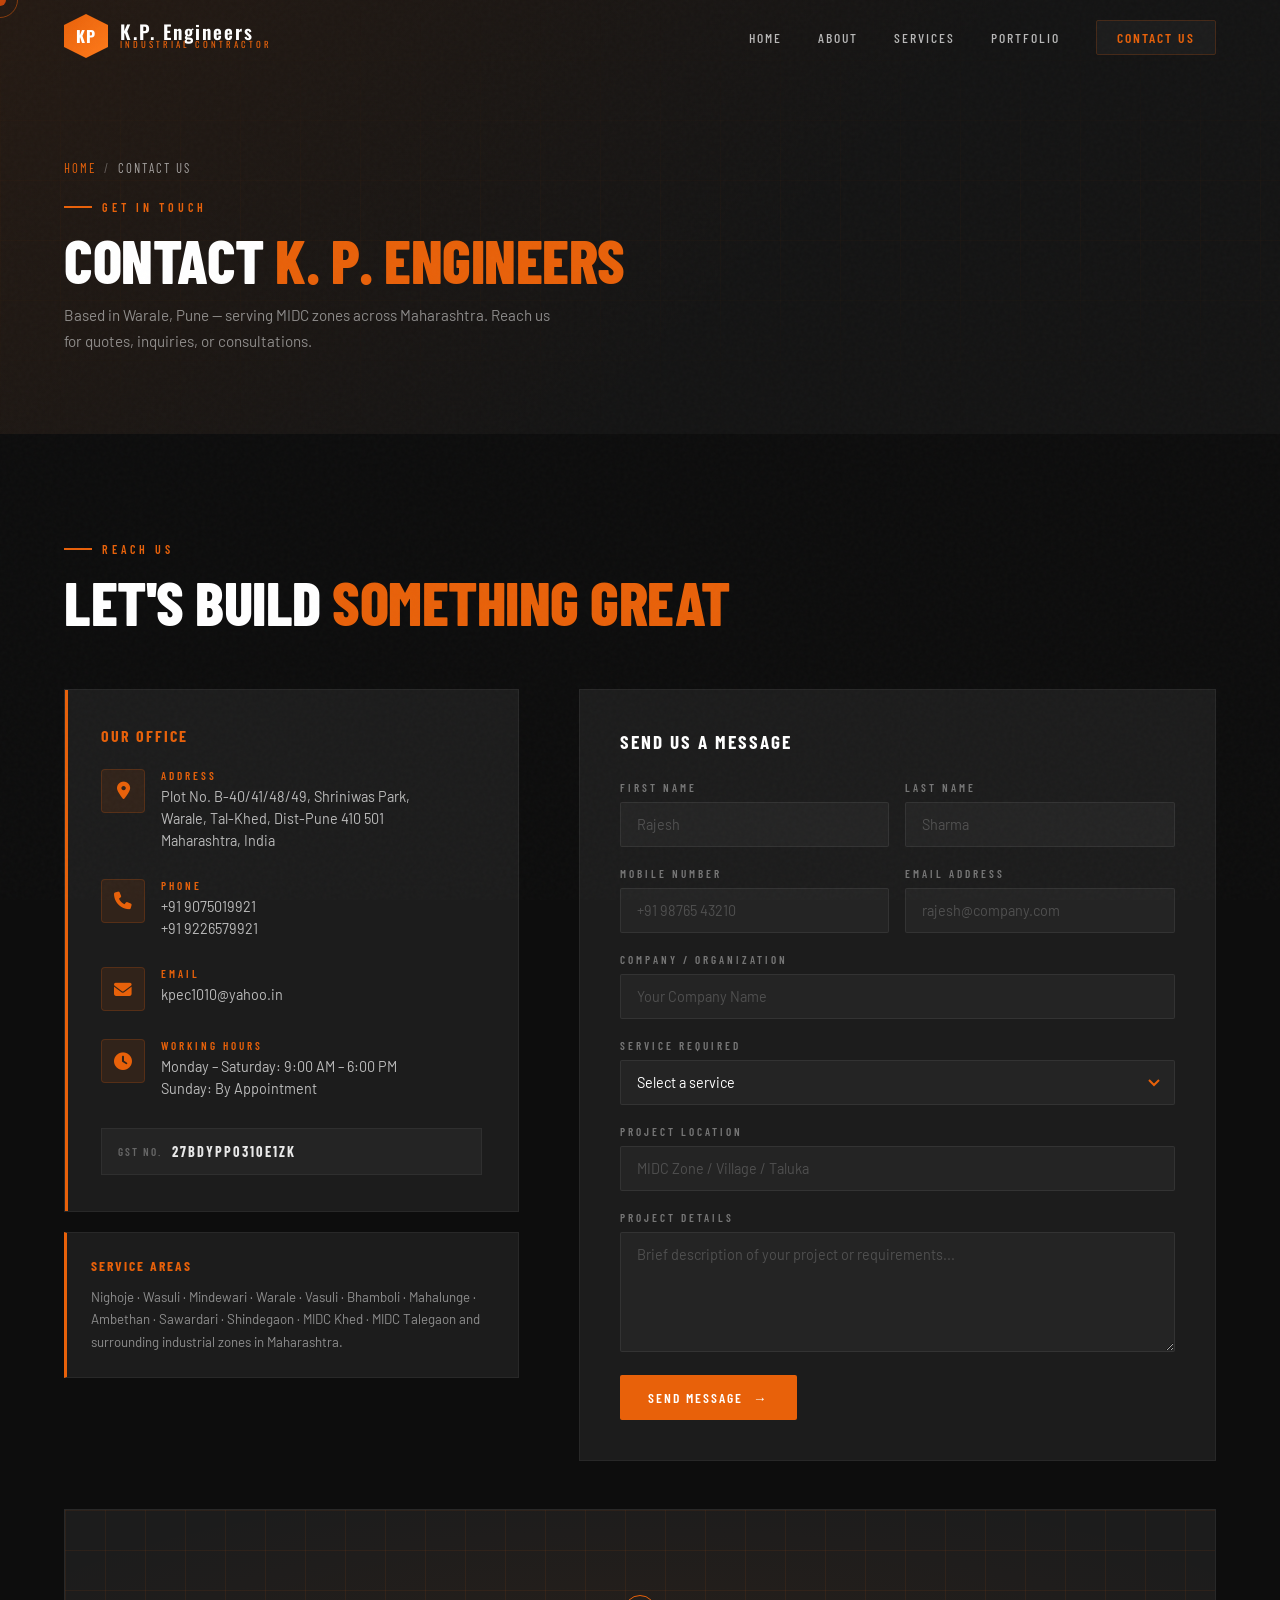
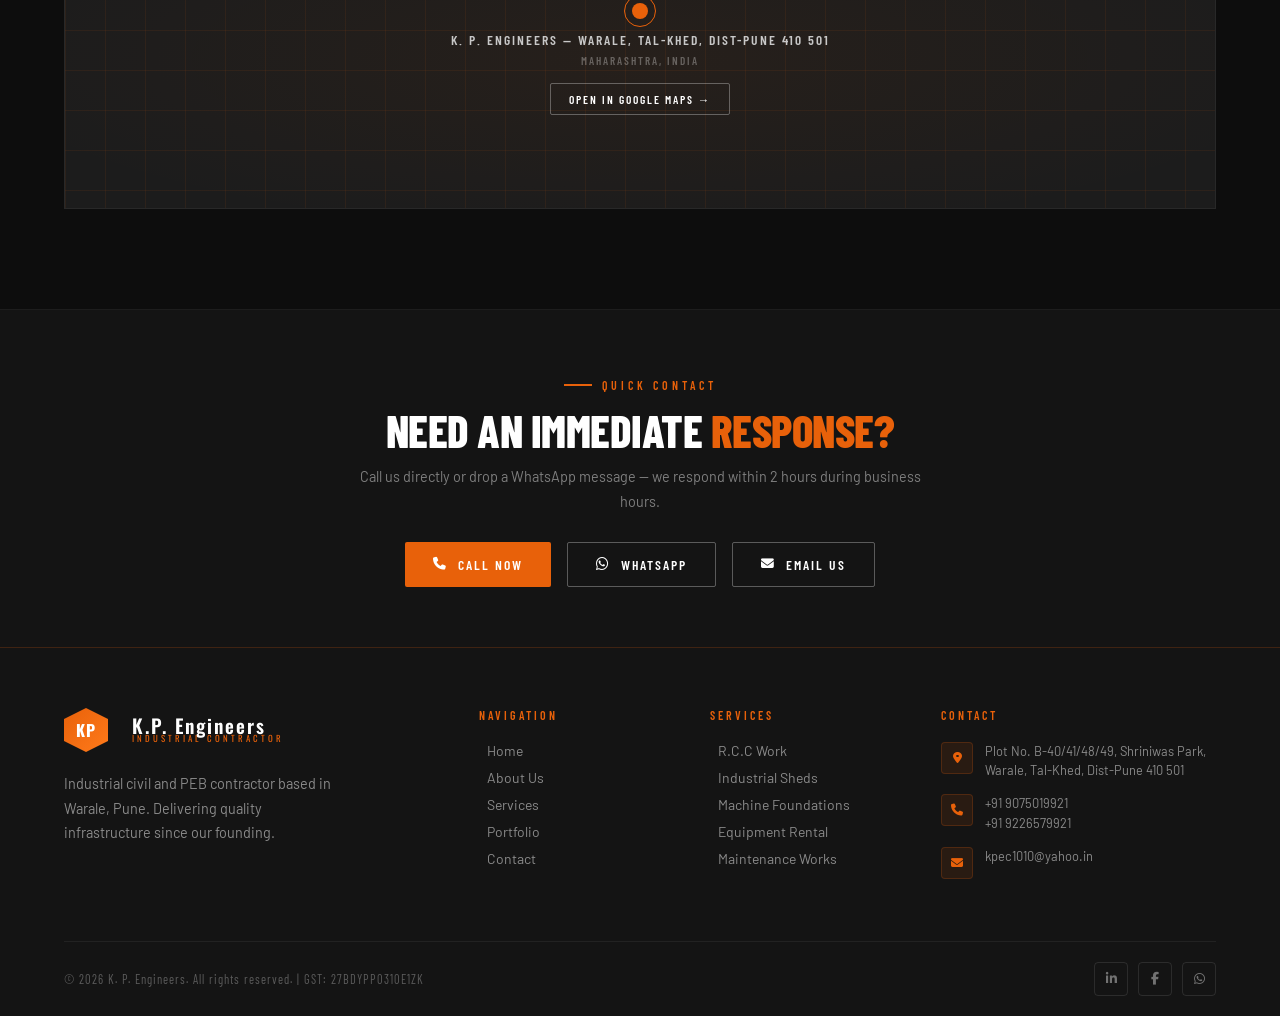
<file: contact.html>
<!DOCTYPE html>
<html lang="en">
<head>
<meta charset="UTF-8">
<meta name="viewport" content="width=device-width, initial-scale=1.0">
<title>Contact Us | K. P. Engineers</title>
<link rel="preconnect" href="https://fonts.googleapis.com">
<link rel="preconnect" href="https://fonts.gstatic.com" crossorigin>
<link href="https://fonts.googleapis.com/css2?family=Barlow+Condensed:wght@300;400;500;600;700;800;900&family=Barlow:wght@300;400;500;600&family=Oswald:wght@400;500;600;700&display=swap" rel="stylesheet">
<link rel="stylesheet" href="https://cdnjs.cloudflare.com/ajax/libs/font-awesome/6.5.0/css/all.min.css">
<link rel="stylesheet" href="css/style.css">
<link rel="stylesheet" href="css/pages.css">
</head>
<body>

<div class="noise-overlay"></div>
<div class="cursor"></div>
<div class="cursor-follower"></div>

<div id="loader">
  <div class="loader-logo">K.P.<span>ENGINEERS</span></div>
  <div class="loader-bar-wrap"><div class="loader-bar"></div></div>
  <div class="loader-text">Contact Us</div>
</div>

<nav>
  <a href="index.html" class="nav-logo">
    <div class="nav-logo-icon"><div class="logo-hex">KP</div></div>
    <div class="nav-logo-text">K.P. Engineers<span>Industrial Contractor</span></div>
  </a>
  <ul class="nav-links">
    <li><a href="index.html">Home</a></li>
    <li><a href="about.html">About</a></li>
    <li><a href="services.html">Services</a></li>
    <li><a href="portfolio.html">Portfolio</a></li>
    <li><a href="contact.html" class="nav-cta active" style="background:var(--dark-3)!important;border:1px solid var(--border)!important;color:var(--orange)!important;">Contact Us</a></li>
  </ul>
  <button class="hamburger" aria-label="Menu"><span></span><span></span><span></span></button>
</nav>

<div class="mobile-menu">
  <a href="index.html">Home</a>
  <a href="about.html">About</a>
  <a href="services.html">Services</a>
  <a href="portfolio.html">Portfolio</a>
  <a href="contact.html">Contact</a>
</div>

<div class="page-header">
  <div class="page-header-grid"></div>
  <div class="page-header-content">
    <div class="breadcrumb">
      <a href="index.html">Home</a>
      <span>/</span>
      <span class="current">Contact Us</span>
    </div>
    <div class="section-tag">Get in Touch</div>
    <h1 class="section-title">Contact <span>K. P. Engineers</span></h1>
    <p style="font-size:0.95rem;color:rgba(255,255,255,0.5);max-width:500px;line-height:1.7;margin-top:12px;">Based in Warale, Pune — serving MIDC zones across Maharashtra. Reach us for quotes, inquiries, or consultations.</p>
  </div>
</div>

<section class="page-section">
  <div class="section-tag reveal">Reach Us</div>
  <h2 class="section-title reveal" data-delay="0.1">Let's Build <span>Something Great</span></h2>

  <div class="contact-layout">
    <div class="reveal-left">
      <div class="contact-info-card" style="margin-bottom:20px;">
        <h3 style="font-size:1rem;font-weight:700;letter-spacing:2px;text-transform:uppercase;margin-bottom:24px;color:var(--orange);">Our Office</h3>

        <div class="contact-detail">
          <div class="contact-detail-icon"><i class="fa-solid fa-location-dot"></i></div>
          <div class="contact-detail-body">
            <h5>Address</h5>
            <p>Plot No. B-40/41/48/49, Shriniwas Park,<br>Warale, Tal-Khed, Dist-Pune 410 501<br>Maharashtra, India</p>
          </div>
        </div>

        <div class="contact-detail">
          <div class="contact-detail-icon"><i class="fa-solid fa-phone"></i></div>
          <div class="contact-detail-body">
            <h5>Phone</h5>
            <p><a href="tel:+919075019921">+91 9075019921</a></p>
            <p><a href="tel:+919226579921">+91 9226579921</a></p>
          </div>
        </div>

        <div class="contact-detail">
          <div class="contact-detail-icon"><i class="fa-solid fa-envelope"></i></div>
          <div class="contact-detail-body">
            <h5>Email</h5>
            <p><a href="mailto:kpec1010@yahoo.in">kpec1010@yahoo.in</a></p>
          </div>
        </div>

        <div class="contact-detail">
          <div class="contact-detail-icon"><i class="fa-solid fa-clock"></i></div>
          <div class="contact-detail-body">
            <h5>Working Hours</h5>
            <p>Monday – Saturday: 9:00 AM – 6:00 PM<br>Sunday: By Appointment</p>
          </div>
        </div>

        <div class="gst-badge">
          <span>GST No.</span>
          <strong>27BDYPP0310E1ZK</strong>
        </div>
      </div>

      <div style="background:var(--dark-3);border:1px solid rgba(255,255,255,0.05);padding:24px;border-left:3px solid var(--orange);">
        <h4 style="font-family:'Barlow Condensed',sans-serif;font-size:0.85rem;font-weight:700;letter-spacing:2px;text-transform:uppercase;color:var(--orange);margin-bottom:12px;">Service Areas</h4>
        <p style="font-size:0.83rem;line-height:1.7;color:rgba(255,255,255,0.5);">Nighoje · Wasuli · Mindewari · Warale · Vasuli · Bhamboli · Mahalunge · Ambethan · Sawardari · Shindegaon · MIDC Khed · MIDC Talegaon and surrounding industrial zones in Maharashtra.</p>
      </div>
    </div>

    <div class="contact-form-wrap reveal-right">
      <h3 style="font-family:'Barlow Condensed',sans-serif;font-size:1.2rem;font-weight:700;letter-spacing:2px;text-transform:uppercase;margin-bottom:28px;">Send Us a Message</h3>
      <form id="contactForm" novalidate>
        <div class="form-row">
          <div class="form-group">
            <label for="fname">First Name</label>
            <input type="text" id="fname" name="fname" class="form-control" placeholder="Rajesh" required>
          </div>
          <div class="form-group">
            <label for="lname">Last Name</label>
            <input type="text" id="lname" name="lname" class="form-control" placeholder="Sharma">
          </div>
        </div>
        <div class="form-row">
          <div class="form-group">
            <label for="phone">Mobile Number</label>
            <input type="tel" id="phone" name="phone" class="form-control" placeholder="+91 98765 43210">
          </div>
          <div class="form-group">
            <label for="email">Email Address</label>
            <input type="email" id="email" name="email" class="form-control" placeholder="rajesh@company.com">
          </div>
        </div>
        <div class="form-group">
          <label for="company">Company / Organization</label>
          <input type="text" id="company" name="company" class="form-control" placeholder="Your Company Name">
        </div>
        <div class="form-group">
          <label for="service">Service Required</label>
          <select id="service" name="service" class="form-control">
            <option value="" disabled selected>Select a service</option>
            <option>R.C.C Work</option>
            <option>Bricks &amp; Plaster</option>
            <option>Industrial Shed / PEB</option>
            <option>Heavy Machine Foundation</option>
            <option>Platform Work</option>
            <option>Machine Shifting</option>
            <option>Equipment Rental (JCB / Dumper / DG)</option>
            <option>MIDC Plot / Shed Rental</option>
            <option>Road &amp; Industrial Maintenance</option>
            <option>Other</option>
          </select>
        </div>
        <div class="form-group">
          <label for="location">Project Location</label>
          <input type="text" id="location" name="location" class="form-control" placeholder="MIDC Zone / Village / Taluka">
        </div>
        <div class="form-group">
          <label for="message">Project Details</label>
          <textarea id="message" name="message" class="form-control" placeholder="Brief description of your project or requirements..."></textarea>
        </div>
        <div class="form-submit-row">
          <button type="submit" class="btn-primary">Send Message <span>→</span></button>
          <div id="formStatus" class="form-status"></div>
        </div>
      </form>
    </div>
  </div>

  <div class="map-placeholder reveal" style="margin-top:48px;">
    <div class="map-grid"></div>
    <div style="position:absolute;inset:0;background:radial-gradient(ellipse 60% 60% at 50% 50%,rgba(232,97,10,0.05),transparent);pointer-events:none;"></div>
    <div class="map-pin">
      <div class="map-pin-dot"></div>
      <p>K. P. Engineers — Warale, Tal-Khed, Dist-Pune 410 501</p>
      <p style="font-size:0.7rem;color:rgba(255,255,255,0.3);margin-top:6px;letter-spacing:2px;">Maharashtra, India</p>
      <a href="https://maps.google.com/?q=Warale,Tal-Khed,Dist-Pune,Maharashtra" target="_blank" rel="noopener" class="btn-outline" style="margin-top:16px;font-size:0.72rem;padding:8px 18px;">Open in Google Maps →</a>
    </div>
  </div>
</section>

<section style="background:var(--dark-2);padding:60px 5%;border-top:1px solid rgba(255,255,255,0.04);">
  <div style="text-align:center;max-width:600px;margin:0 auto;">
    <div class="section-tag" style="justify-content:center;margin-bottom:16px;">Quick Contact</div>
    <h2 class="section-title" style="font-size:clamp(1.8rem,4vw,2.8rem);text-align:center;">Need an Immediate <span>Response?</span></h2>
    <p style="font-size:0.9rem;color:rgba(255,255,255,0.45);margin-top:12px;line-height:1.7;">Call us directly or drop a WhatsApp message — we respond within 2 hours during business hours.</p>
    <div style="display:flex;gap:16px;justify-content:center;flex-wrap:wrap;margin-top:28px;">
      <a href="tel:+919075019921" class="btn-primary">
        <i class="fa-solid fa-phone" style="font-size:0.8rem;"></i> Call Now
      </a>
      <a href="https://wa.me/919075019921" target="_blank" rel="noopener" class="btn-outline">
        <i class="fab fa-whatsapp" style="font-size:0.9rem;"></i> WhatsApp
      </a>
      <a href="mailto:kpec1010@yahoo.in" class="btn-outline">
        <i class="fa-solid fa-envelope" style="font-size:0.8rem;"></i> Email Us
      </a>
    </div>
  </div>
</section>

<footer>
  <div class="footer-grid">
    <div class="footer-brand">
      <a href="index.html" class="nav-logo" style="margin-bottom:4px;display:inline-flex;">
        <div class="logo-hex">KP</div>
        <div class="nav-logo-text" style="margin-left:12px;">K.P. Engineers<span>Industrial Contractor</span></div>
      </a>
      <p>Industrial civil and PEB contractor based in Warale, Pune. Delivering quality infrastructure since our founding.</p>
    </div>
    <div>
      <div class="footer-heading">Navigation</div>
      <ul class="footer-links">
        <li><a href="index.html">Home</a></li>
        <li><a href="about.html">About Us</a></li>
        <li><a href="services.html">Services</a></li>
        <li><a href="portfolio.html">Portfolio</a></li>
        <li><a href="contact.html">Contact</a></li>
      </ul>
    </div>
    <div>
      <div class="footer-heading">Services</div>
      <ul class="footer-links">
        <li><a href="services.html">R.C.C Work</a></li>
        <li><a href="services.html">Industrial Sheds</a></li>
        <li><a href="services.html">Machine Foundations</a></li>
        <li><a href="services.html">Equipment Rental</a></li>
        <li><a href="services.html">Maintenance Works</a></li>
      </ul>
    </div>
    <div>
      <div class="footer-heading">Contact</div>
      <div class="footer-contact-item">
        <div class="footer-contact-icon"><i class="fa-solid fa-location-dot"></i></div>
        <div class="footer-contact-text">Plot No. B-40/41/48/49, Shriniwas Park, Warale, Tal-Khed, Dist-Pune 410 501</div>
      </div>
      <div class="footer-contact-item">
        <div class="footer-contact-icon"><i class="fa-solid fa-phone"></i></div>
        <div class="footer-contact-text"><a href="tel:+919075019921">+91 9075019921</a><br><a href="tel:+919226579921">+91 9226579921</a></div>
      </div>
      <div class="footer-contact-item">
        <div class="footer-contact-icon"><i class="fa-solid fa-envelope"></i></div>
        <div class="footer-contact-text"><a href="mailto:kpec1010@yahoo.in">kpec1010@yahoo.in</a></div>
      </div>
    </div>
  </div>
  <div class="footer-bottom">
    <p>© <span data-year></span> K. P. Engineers. All rights reserved. | GST: 27BDYPP0310E1ZK</p>
    <div class="footer-social">
      <a href="#" class="social-btn"><i class="fab fa-linkedin-in"></i></a>
      <a href="#" class="social-btn"><i class="fab fa-facebook-f"></i></a>
      <a href="#" class="social-btn"><i class="fab fa-whatsapp"></i></a>
    </div>
  </div>
</footer>

<script src="js/main.js"></script>
</body>
</html>
</file>
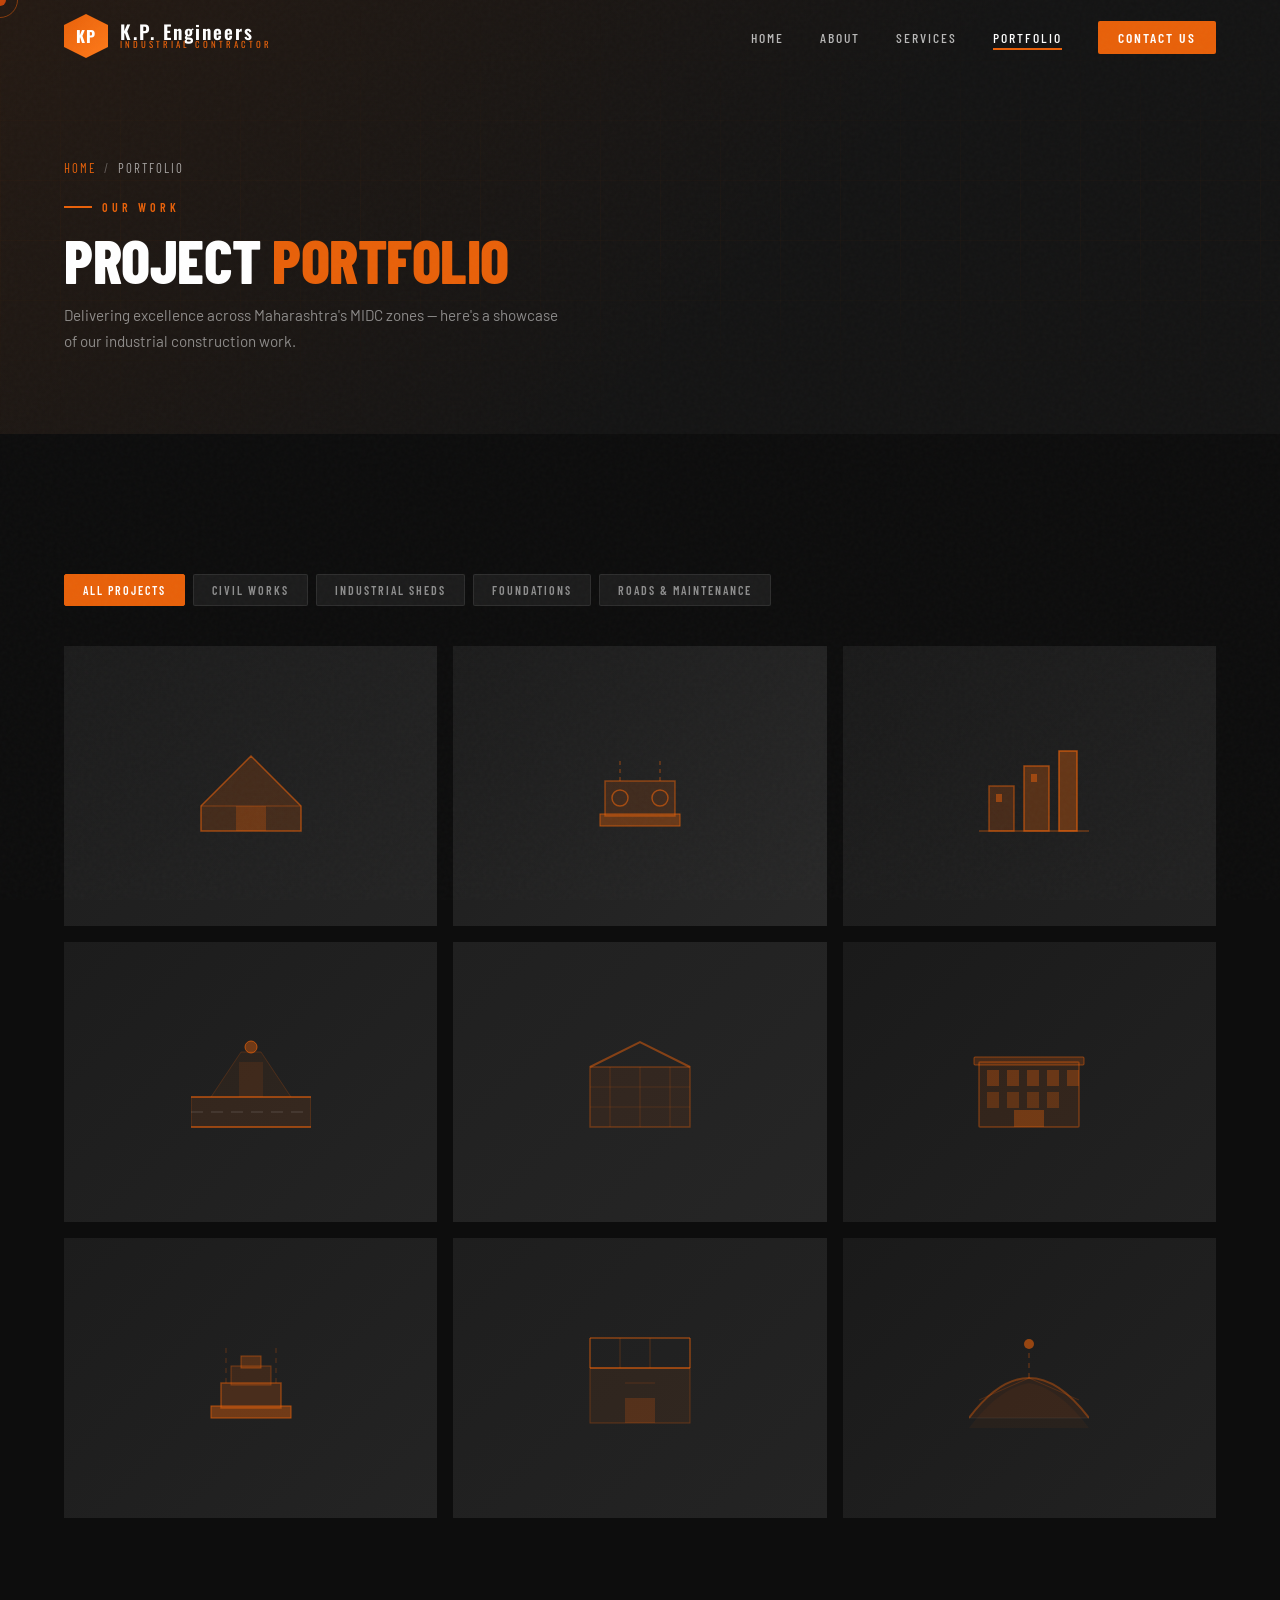
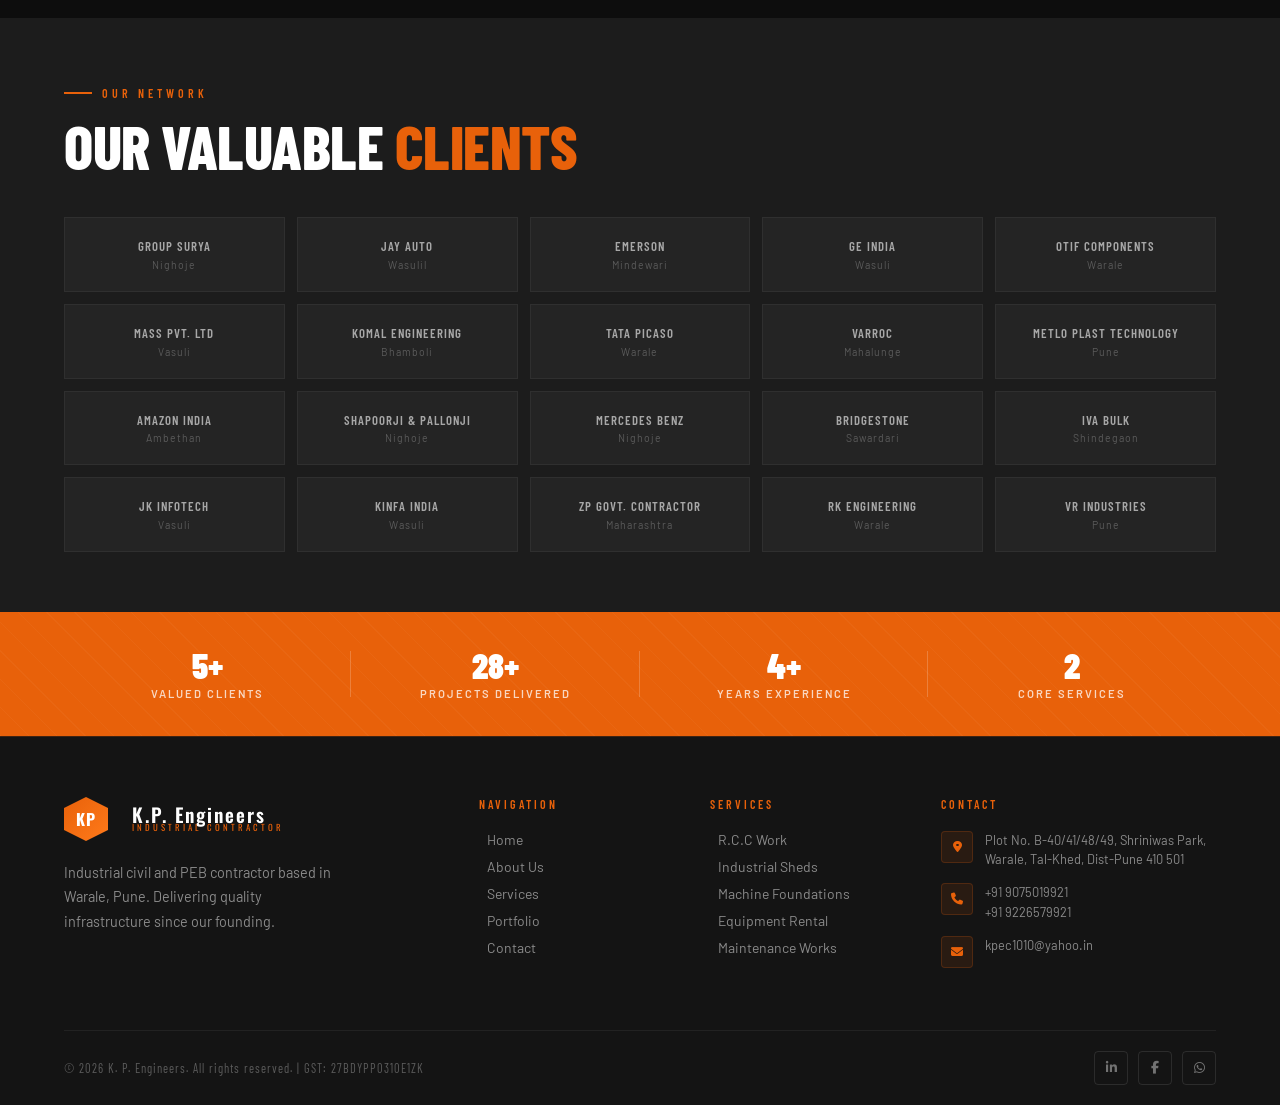
<file: portfolio.html>
<!DOCTYPE html>
<html lang="en">
<head>
<meta charset="UTF-8">
<meta name="viewport" content="width=device-width, initial-scale=1.0">
<title>Portfolio | K. P. Engineers</title>
<link rel="preconnect" href="https://fonts.googleapis.com">
<link rel="preconnect" href="https://fonts.gstatic.com" crossorigin>
<link href="https://fonts.googleapis.com/css2?family=Barlow+Condensed:wght@300;400;500;600;700;800;900&family=Barlow:wght@300;400;500;600&family=Oswald:wght@400;500;600;700&display=swap" rel="stylesheet">
<link rel="stylesheet" href="https://cdnjs.cloudflare.com/ajax/libs/font-awesome/6.5.0/css/all.min.css">
<link rel="stylesheet" href="css/style.css">
<link rel="stylesheet" href="css/pages.css">
</head>
<body>

<div class="noise-overlay"></div>
<div class="cursor"></div>
<div class="cursor-follower"></div>

<div id="loader">
  <div class="loader-logo">K.P.<span>ENGINEERS</span></div>
  <div class="loader-bar-wrap"><div class="loader-bar"></div></div>
  <div class="loader-text">Portfolio</div>
</div>

<nav>
  <a href="index.html" class="nav-logo">
    <div class="nav-logo-icon"><div class="logo-hex">KP</div></div>
    <div class="nav-logo-text">K.P. Engineers<span>Industrial Contractor</span></div>
  </a>
  <ul class="nav-links">
    <li><a href="index.html">Home</a></li>
    <li><a href="about.html">About</a></li>
    <li><a href="services.html">Services</a></li>
    <li><a href="portfolio.html" class="active">Portfolio</a></li>
    <li><a href="contact.html" class="nav-cta">Contact Us</a></li>
  </ul>
  <button class="hamburger" aria-label="Menu"><span></span><span></span><span></span></button>
</nav>

<div class="mobile-menu">
  <a href="index.html">Home</a>
  <a href="about.html">About</a>
  <a href="services.html">Services</a>
  <a href="portfolio.html">Portfolio</a>
  <a href="contact.html">Contact</a>
</div>

<div class="page-header">
  <div class="page-header-grid"></div>
  <div class="page-header-content">
    <div class="breadcrumb">
      <a href="index.html">Home</a>
      <span>/</span>
      <span class="current">Portfolio</span>
    </div>
    <div class="section-tag">Our Work</div>
    <h1 class="section-title">Project <span>Portfolio</span></h1>
    <p style="font-size:0.95rem;color:rgba(255,255,255,0.5);max-width:500px;line-height:1.7;margin-top:12px;">Delivering excellence across Maharashtra's MIDC zones — here's a showcase of our industrial construction work.</p>
  </div>
</div>

<section class="page-section">
  <div class="portfolio-filters reveal">
    <button class="filter-btn active" data-filter="all">All Projects</button>
    <button class="filter-btn" data-filter="civil">Civil Works</button>
    <button class="filter-btn" data-filter="shed">Industrial Sheds</button>
    <button class="filter-btn" data-filter="foundation">Foundations</button>
    <button class="filter-btn" data-filter="road">Roads &amp; Maintenance</button>
  </div>

  <div class="portfolio-grid">
    <div class="portfolio-item reveal" data-delay="0.05" data-category="shed">
      <div class="portfolio-item-visual" style="background:linear-gradient(135deg,#1C1C1C,#242424);">
        <svg width="120" height="100" viewBox="0 0 120 100" fill="none">
          <path d="M10 70 L60 20 L110 70 L110 95 L10 95 Z" fill="rgba(232,97,10,0.18)" stroke="rgba(232,97,10,0.6)" stroke-width="1.5"/>
          <rect x="45" y="70" width="30" height="25" fill="rgba(232,97,10,0.25)"/>
          <line x1="10" y1="70" x2="110" y2="70" stroke="rgba(232,97,10,0.4)" stroke-width="1"/>
        </svg>
      </div>
      <div class="portfolio-overlay">
        <div class="portfolio-overlay-tag">Industrial Shed</div>
        <h4>Group Surya Facility</h4>
        <p>Nighoje, Pune — PEB Industrial Shed</p>
      </div>
    </div>

    <div class="portfolio-item reveal" data-delay="0.1" data-category="foundation">
      <div class="portfolio-item-visual" style="background:linear-gradient(135deg,#1C1C1C,#282828);">
        <svg width="120" height="100" viewBox="0 0 120 100" fill="none">
          <rect x="25" y="45" width="70" height="35" fill="rgba(232,97,10,0.15)" stroke="rgba(232,97,10,0.5)" stroke-width="1.5"/>
          <rect x="20" y="78" width="80" height="12" fill="rgba(232,97,10,0.35)" stroke="rgba(232,97,10,0.7)" stroke-width="1"/>
          <circle cx="40" cy="62" r="8" fill="none" stroke="rgba(232,97,10,0.6)" stroke-width="1.5"/>
          <circle cx="80" cy="62" r="8" fill="none" stroke="rgba(232,97,10,0.6)" stroke-width="1.5"/>
          <line x1="40" y1="45" x2="40" y2="25" stroke="rgba(232,97,10,0.4)" stroke-width="1.5" stroke-dasharray="4 4"/>
          <line x1="80" y1="45" x2="80" y2="25" stroke="rgba(232,97,10,0.4)" stroke-width="1.5" stroke-dasharray="4 4"/>
        </svg>
      </div>
      <div class="portfolio-overlay">
        <div class="portfolio-overlay-tag">Foundation</div>
        <h4>GE India Machine Foundation</h4>
        <p>Wasuli, Pune — Heavy Equipment Base</p>
      </div>
    </div>

    <div class="portfolio-item reveal" data-delay="0.15" data-category="civil">
      <div class="portfolio-item-visual" style="background:linear-gradient(135deg,#1A1A1A,#222222);">
        <svg width="120" height="100" viewBox="0 0 120 100" fill="none">
          <rect x="20" y="50" width="25" height="45" fill="rgba(232,97,10,0.2)" stroke="rgba(232,97,10,0.5)" stroke-width="1.5"/>
          <rect x="55" y="30" width="25" height="65" fill="rgba(232,97,10,0.28)" stroke="rgba(232,97,10,0.6)" stroke-width="1.5"/>
          <rect x="90" y="15" width="18" height="80" fill="rgba(232,97,10,0.35)" stroke="rgba(232,97,10,0.7)" stroke-width="1.5"/>
          <line x1="10" y1="95" x2="120" y2="95" stroke="rgba(232,97,10,0.4)" stroke-width="1.5"/>
          <rect x="27" y="58" width="6" height="8" fill="rgba(232,97,10,0.5)"/>
          <rect x="62" y="38" width="6" height="8" fill="rgba(232,97,10,0.5)"/>
        </svg>
      </div>
      <div class="portfolio-overlay">
        <div class="portfolio-overlay-tag">Civil Works</div>
        <h4>Emerson R.C.C Structure</h4>
        <p>Mindewari, Pune — Multi-storey RCC</p>
      </div>
    </div>

    <div class="portfolio-item reveal" data-delay="0.05" data-category="road">
      <div class="portfolio-item-visual" style="background:linear-gradient(135deg,#1C1C1C,#242424);">
        <svg width="120" height="100" viewBox="0 0 120 100" fill="none">
          <rect x="0" y="65" width="120" height="30" fill="rgba(232,97,10,0.1)" stroke="rgba(232,97,10,0.3)" stroke-width="1"/>
          <line x1="0" y1="80" x2="120" y2="80" stroke="rgba(255,255,255,0.15)" stroke-width="1" stroke-dasharray="12 8"/>
          <line x1="0" y1="65" x2="120" y2="65" stroke="rgba(232,97,10,0.5)" stroke-width="2"/>
          <line x1="0" y1="95" x2="120" y2="95" stroke="rgba(232,97,10,0.5)" stroke-width="2"/>
          <path d="M20 65 L50 20 L70 20 L100 65" fill="rgba(232,97,10,0.06)" stroke="rgba(232,97,10,0.2)" stroke-width="1"/>
          <rect x="48" y="30" width="24" height="35" fill="rgba(232,97,10,0.1)"/>
          <circle cx="60" cy="15" r="6" fill="rgba(232,97,10,0.4)" stroke="rgba(232,97,10,0.7)" stroke-width="1"/>
        </svg>
      </div>
      <div class="portfolio-overlay">
        <div class="portfolio-overlay-tag">Road Works</div>
        <h4>MIDC Internal Road</h4>
        <p>Warale Industrial Zone — Road Construction</p>
      </div>
    </div>

    <div class="portfolio-item reveal" data-delay="0.1" data-category="shed">
      <div class="portfolio-item-visual" style="background:linear-gradient(135deg,#202020,#262626);">
        <svg width="120" height="100" viewBox="0 0 120 100" fill="none">
          <rect x="10" y="35" width="100" height="60" fill="rgba(232,97,10,0.08)" stroke="rgba(232,97,10,0.35)" stroke-width="1.5"/>
          <path d="M10 35 L60 10 L110 35" fill="none" stroke="rgba(232,97,10,0.5)" stroke-width="2"/>
          <line x1="30" y1="35" x2="30" y2="95" stroke="rgba(232,97,10,0.2)" stroke-width="1"/>
          <line x1="60" y1="35" x2="60" y2="95" stroke="rgba(232,97,10,0.2)" stroke-width="1"/>
          <line x1="90" y1="35" x2="90" y2="95" stroke="rgba(232,97,10,0.2)" stroke-width="1"/>
          <line x1="10" y1="55" x2="110" y2="55" stroke="rgba(232,97,10,0.15)" stroke-width="1"/>
          <line x1="10" y1="75" x2="110" y2="75" stroke="rgba(232,97,10,0.15)" stroke-width="1"/>
        </svg>
      </div>
      <div class="portfolio-overlay">
        <div class="portfolio-overlay-tag">Warehouse</div>
        <h4>Amazon India Distribution Center</h4>
        <p>Ambethan, Pune — Warehouse Facility</p>
      </div>
    </div>

    <div class="portfolio-item reveal" data-delay="0.15" data-category="civil">
      <div class="portfolio-item-visual" style="background:linear-gradient(135deg,#1A1A1A,#222222);">
        <svg width="120" height="100" viewBox="0 0 120 100" fill="none">
          <rect x="10" y="30" width="100" height="65" rx="1" fill="rgba(232,97,10,0.1)" stroke="rgba(232,97,10,0.4)" stroke-width="1.5"/>
          <rect x="18" y="38" width="12" height="16" fill="rgba(232,97,10,0.3)"/>
          <rect x="38" y="38" width="12" height="16" fill="rgba(232,97,10,0.3)"/>
          <rect x="58" y="38" width="12" height="16" fill="rgba(232,97,10,0.3)"/>
          <rect x="78" y="38" width="12" height="16" fill="rgba(232,97,10,0.3)"/>
          <rect x="98" y="38" width="12" height="16" fill="rgba(232,97,10,0.3)"/>
          <rect x="18" y="60" width="12" height="16" fill="rgba(232,97,10,0.25)"/>
          <rect x="38" y="60" width="12" height="16" fill="rgba(232,97,10,0.25)"/>
          <rect x="58" y="60" width="12" height="16" fill="rgba(232,97,10,0.25)"/>
          <rect x="78" y="60" width="12" height="16" fill="rgba(232,97,10,0.25)"/>
          <rect x="45" y="78" width="30" height="17" fill="rgba(232,97,10,0.35)"/>
          <rect x="5" y="25" width="110" height="8" rx="1" fill="rgba(232,97,10,0.2)" stroke="rgba(232,97,10,0.5)" stroke-width="1"/>
        </svg>
      </div>
      <div class="portfolio-overlay">
        <div class="portfolio-overlay-tag">Civil Works</div>
        <h4>Mercedes Benz Facility</h4>
        <p>Nighoje, Pune — Industrial Complex</p>
      </div>
    </div>

    <div class="portfolio-item reveal" data-delay="0.05" data-category="foundation">
      <div class="portfolio-item-visual" style="background:linear-gradient(135deg,#1C1C1C,#242424);">
        <svg width="120" height="100" viewBox="0 0 120 100" fill="none">
          <rect x="30" y="55" width="60" height="25" fill="rgba(232,97,10,0.2)" stroke="rgba(232,97,10,0.5)" stroke-width="1.5"/>
          <rect x="20" y="78" width="80" height="12" fill="rgba(232,97,10,0.4)" stroke="rgba(232,97,10,0.7)" stroke-width="1"/>
          <rect x="40" y="38" width="40" height="19" fill="rgba(232,97,10,0.15)" stroke="rgba(232,97,10,0.4)" stroke-width="1"/>
          <rect x="50" y="28" width="20" height="12" fill="rgba(232,97,10,0.25)" stroke="rgba(232,97,10,0.5)" stroke-width="1"/>
          <line x1="35" y1="55" x2="35" y2="20" stroke="rgba(232,97,10,0.3)" stroke-width="1" stroke-dasharray="5 5"/>
          <line x1="85" y1="55" x2="85" y2="20" stroke="rgba(232,97,10,0.3)" stroke-width="1" stroke-dasharray="5 5"/>
        </svg>
      </div>
      <div class="portfolio-overlay">
        <div class="portfolio-overlay-tag">Foundation</div>
        <h4>Varroc Heavy Press Foundation</h4>
        <p>Mahalunge, Pune — Machine Foundation</p>
      </div>
    </div>

    <div class="portfolio-item reveal" data-delay="0.1" data-category="shed">
      <div class="portfolio-item-visual" style="background:linear-gradient(135deg,#1E1E1E,#242424);">
        <svg width="120" height="100" viewBox="0 0 120 100" fill="none">
          <rect x="10" y="40" width="100" height="55" fill="rgba(232,97,10,0.07)" stroke="rgba(232,97,10,0.3)" stroke-width="1"/>
          <path d="M10 40 L110 40" stroke="rgba(232,97,10,0.5)" stroke-width="2"/>
          <line x1="10" y1="40" x2="10" y2="10" stroke="rgba(232,97,10,0.4)" stroke-width="2"/>
          <line x1="110" y1="40" x2="110" y2="10" stroke="rgba(232,97,10,0.4)" stroke-width="2"/>
          <line x1="10" y1="10" x2="110" y2="10" stroke="rgba(232,97,10,0.4)" stroke-width="2"/>
          <line x1="40" y1="10" x2="40" y2="40" stroke="rgba(232,97,10,0.25)" stroke-width="1"/>
          <line x1="70" y1="10" x2="70" y2="40" stroke="rgba(232,97,10,0.25)" stroke-width="1"/>
          <rect x="45" y="70" width="30" height="25" fill="rgba(232,97,10,0.2)"/>
          <line x1="45" y1="55" x2="75" y2="55" stroke="rgba(232,97,10,0.2)" stroke-width="1"/>
        </svg>
      </div>
      <div class="portfolio-overlay">
        <div class="portfolio-overlay-tag">PEB Structure</div>
        <h4>Shapoorji &amp; Pallonji Complex</h4>
        <p>Nighoje, Pune — PEB Industrial Structure</p>
      </div>
    </div>

    <div class="portfolio-item reveal" data-delay="0.15" data-category="road">
      <div class="portfolio-item-visual" style="background:linear-gradient(135deg,#1A1A1A,#222222);">
        <svg width="120" height="100" viewBox="0 0 120 100" fill="none">
          <path d="M0 90 Q30 50 60 50 Q90 50 120 90" fill="rgba(232,97,10,0.08)" stroke="rgba(232,97,10,0.4)" stroke-width="2"/>
          <path d="M0 100 Q30 60 60 55 Q90 60 120 100" fill="rgba(232,97,10,0.05)"/>
          <line x1="60" y1="50" x2="60" y2="20" stroke="rgba(232,97,10,0.3)" stroke-width="1.5" stroke-dasharray="5 5"/>
          <circle cx="60" cy="16" r="5" fill="rgba(232,97,10,0.6)"/>
          <line x1="0" y1="90" x2="120" y2="90" stroke="rgba(255,255,255,0.06)" stroke-width="1"/>
          <line x1="60" y1="50" x2="10" y2="72" stroke="rgba(232,97,10,0.2)" stroke-width="1"/>
          <line x1="60" y1="50" x2="110" y2="72" stroke="rgba(232,97,10,0.2)" stroke-width="1"/>
        </svg>
      </div>
      <div class="portfolio-overlay">
        <div class="portfolio-overlay-tag">Road Works</div>
        <h4>Bridgestone Road &amp; Drainage</h4>
        <p>Sawardari, Pune — Industrial Road</p>
      </div>
    </div>
  </div>
</section>

<section class="clients-wall">
  <div class="section-tag reveal">Our Network</div>
  <h2 class="section-title reveal" data-delay="0.1">Our Valuable <span>Clients</span></h2>
  <div class="clients-wall-grid">
    <div class="client-tile reveal" data-delay="0.05"><h5>Group Surya</h5><small>Nighoje</small></div>
    <div class="client-tile reveal" data-delay="0.07"><h5>Jay Auto</h5><small>Wasulil</small></div>
    <div class="client-tile reveal" data-delay="0.09"><h5>Emerson</h5><small>Mindewari</small></div>
    <div class="client-tile reveal" data-delay="0.11"><h5>GE India</h5><small>Wasuli</small></div>
    <div class="client-tile reveal" data-delay="0.13"><h5>Otif Components</h5><small>Warale</small></div>
    <div class="client-tile reveal" data-delay="0.05"><h5>Mass Pvt. Ltd</h5><small>Vasuli</small></div>
    <div class="client-tile reveal" data-delay="0.07"><h5>Komal Engineering</h5><small>Bhamboli</small></div>
    <div class="client-tile reveal" data-delay="0.09"><h5>Tata Picaso</h5><small>Warale</small></div>
    <div class="client-tile reveal" data-delay="0.11"><h5>Varroc</h5><small>Mahalunge</small></div>
    <div class="client-tile reveal" data-delay="0.13"><h5>Metlo Plast Technology</h5><small>Pune</small></div>
    <div class="client-tile reveal" data-delay="0.05"><h5>Amazon India</h5><small>Ambethan</small></div>
    <div class="client-tile reveal" data-delay="0.07"><h5>Shapoorji &amp; Pallonji</h5><small>Nighoje</small></div>
    <div class="client-tile reveal" data-delay="0.09"><h5>Mercedes Benz</h5><small>Nighoje</small></div>
    <div class="client-tile reveal" data-delay="0.11"><h5>Bridgestone</h5><small>Sawardari</small></div>
    <div class="client-tile reveal" data-delay="0.13"><h5>IVA Bulk</h5><small>Shindegaon</small></div>
    <div class="client-tile reveal" data-delay="0.05"><h5>JK Infotech</h5><small>Vasuli</small></div>
    <div class="client-tile reveal" data-delay="0.07"><h5>Kinfa India</h5><small>Wasuli</small></div>
    <div class="client-tile reveal" data-delay="0.09"><h5>ZP Govt. Contractor</h5><small>Maharashtra</small></div>
    <div class="client-tile reveal" data-delay="0.11"><h5>RK Engineering</h5><small>Warale</small></div>
    <div class="client-tile reveal" data-delay="0.13"><h5>VR Industries</h5><small>Pune</small></div>
  </div>
</section>

<div class="stats-strip">
  <div class="stat-item"><div class="stat-number" data-count="20" data-suffix="+">20+</div><div class="stat-label">Valued Clients</div></div>
  <div class="stat-item"><div class="stat-number" data-count="100" data-suffix="+">100+</div><div class="stat-label">Projects Delivered</div></div>
  <div class="stat-item"><div class="stat-number" data-count="15" data-suffix="+">15+</div><div class="stat-label">Years Experience</div></div>
  <div class="stat-item"><div class="stat-number" data-count="8" data-suffix="">8</div><div class="stat-label">Core Services</div></div>
</div>

<footer>
  <div class="footer-grid">
    <div class="footer-brand">
      <a href="index.html" class="nav-logo" style="margin-bottom:4px;display:inline-flex;">
        <div class="logo-hex">KP</div>
        <div class="nav-logo-text" style="margin-left:12px;">K.P. Engineers<span>Industrial Contractor</span></div>
      </a>
      <p>Industrial civil and PEB contractor based in Warale, Pune. Delivering quality infrastructure since our founding.</p>
    </div>
    <div>
      <div class="footer-heading">Navigation</div>
      <ul class="footer-links">
        <li><a href="index.html">Home</a></li>
        <li><a href="about.html">About Us</a></li>
        <li><a href="services.html">Services</a></li>
        <li><a href="portfolio.html">Portfolio</a></li>
        <li><a href="contact.html">Contact</a></li>
      </ul>
    </div>
    <div>
      <div class="footer-heading">Services</div>
      <ul class="footer-links">
        <li><a href="services.html">R.C.C Work</a></li>
        <li><a href="services.html">Industrial Sheds</a></li>
        <li><a href="services.html">Machine Foundations</a></li>
        <li><a href="services.html">Equipment Rental</a></li>
        <li><a href="services.html">Maintenance Works</a></li>
      </ul>
    </div>
    <div>
      <div class="footer-heading">Contact</div>
      <div class="footer-contact-item">
        <div class="footer-contact-icon"><i class="fa-solid fa-location-dot"></i></div>
        <div class="footer-contact-text">Plot No. B-40/41/48/49, Shriniwas Park, Warale, Tal-Khed, Dist-Pune 410 501</div>
      </div>
      <div class="footer-contact-item">
        <div class="footer-contact-icon"><i class="fa-solid fa-phone"></i></div>
        <div class="footer-contact-text"><a href="tel:+919075019921">+91 9075019921</a><br><a href="tel:+919226579921">+91 9226579921</a></div>
      </div>
      <div class="footer-contact-item">
        <div class="footer-contact-icon"><i class="fa-solid fa-envelope"></i></div>
        <div class="footer-contact-text"><a href="mailto:kpec1010@yahoo.in">kpec1010@yahoo.in</a></div>
      </div>
    </div>
  </div>
  <div class="footer-bottom">
    <p>© <span data-year></span> K. P. Engineers. All rights reserved. | GST: 27BDYPP0310E1ZK</p>
    <div class="footer-social">
      <a href="#" class="social-btn"><i class="fab fa-linkedin-in"></i></a>
      <a href="#" class="social-btn"><i class="fab fa-facebook-f"></i></a>
      <a href="#" class="social-btn"><i class="fab fa-whatsapp"></i></a>
    </div>
  </div>
</footer>

<script src="js/main.js"></script>
</body>
</html>
</file>
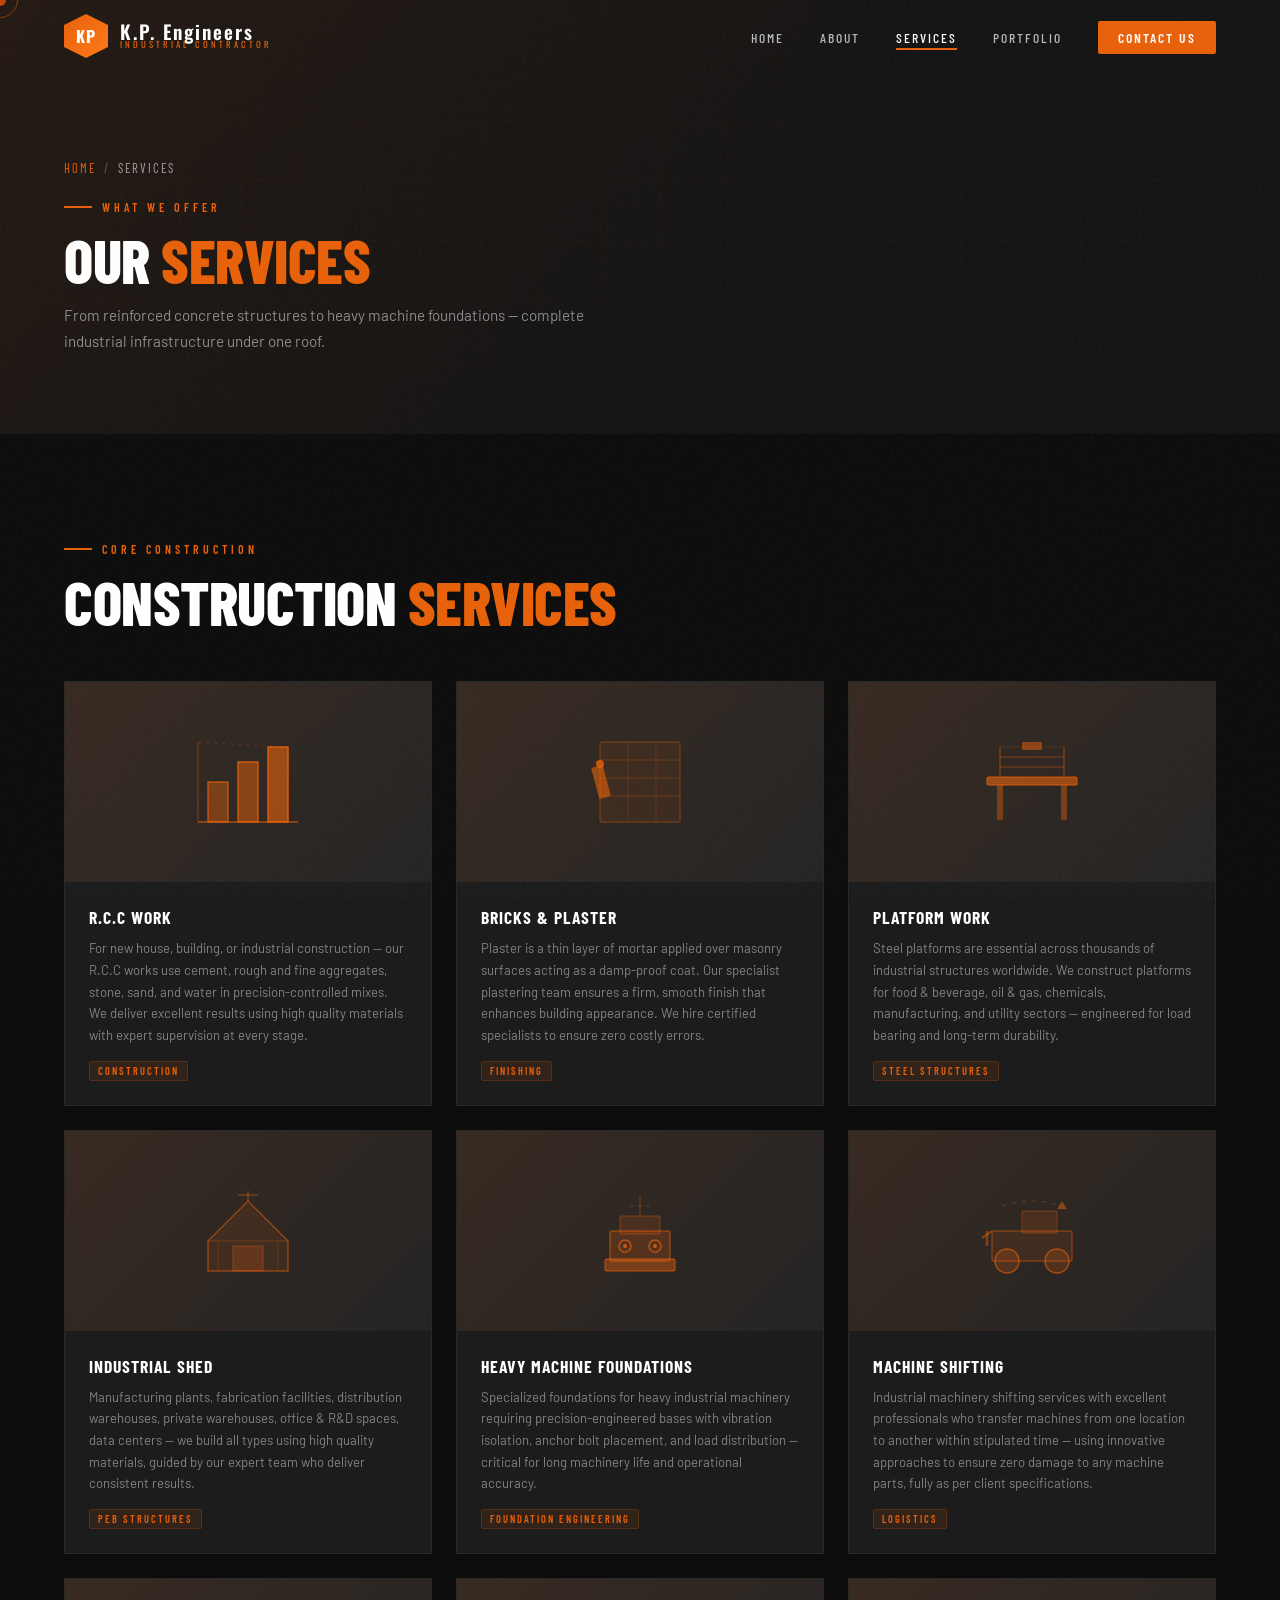
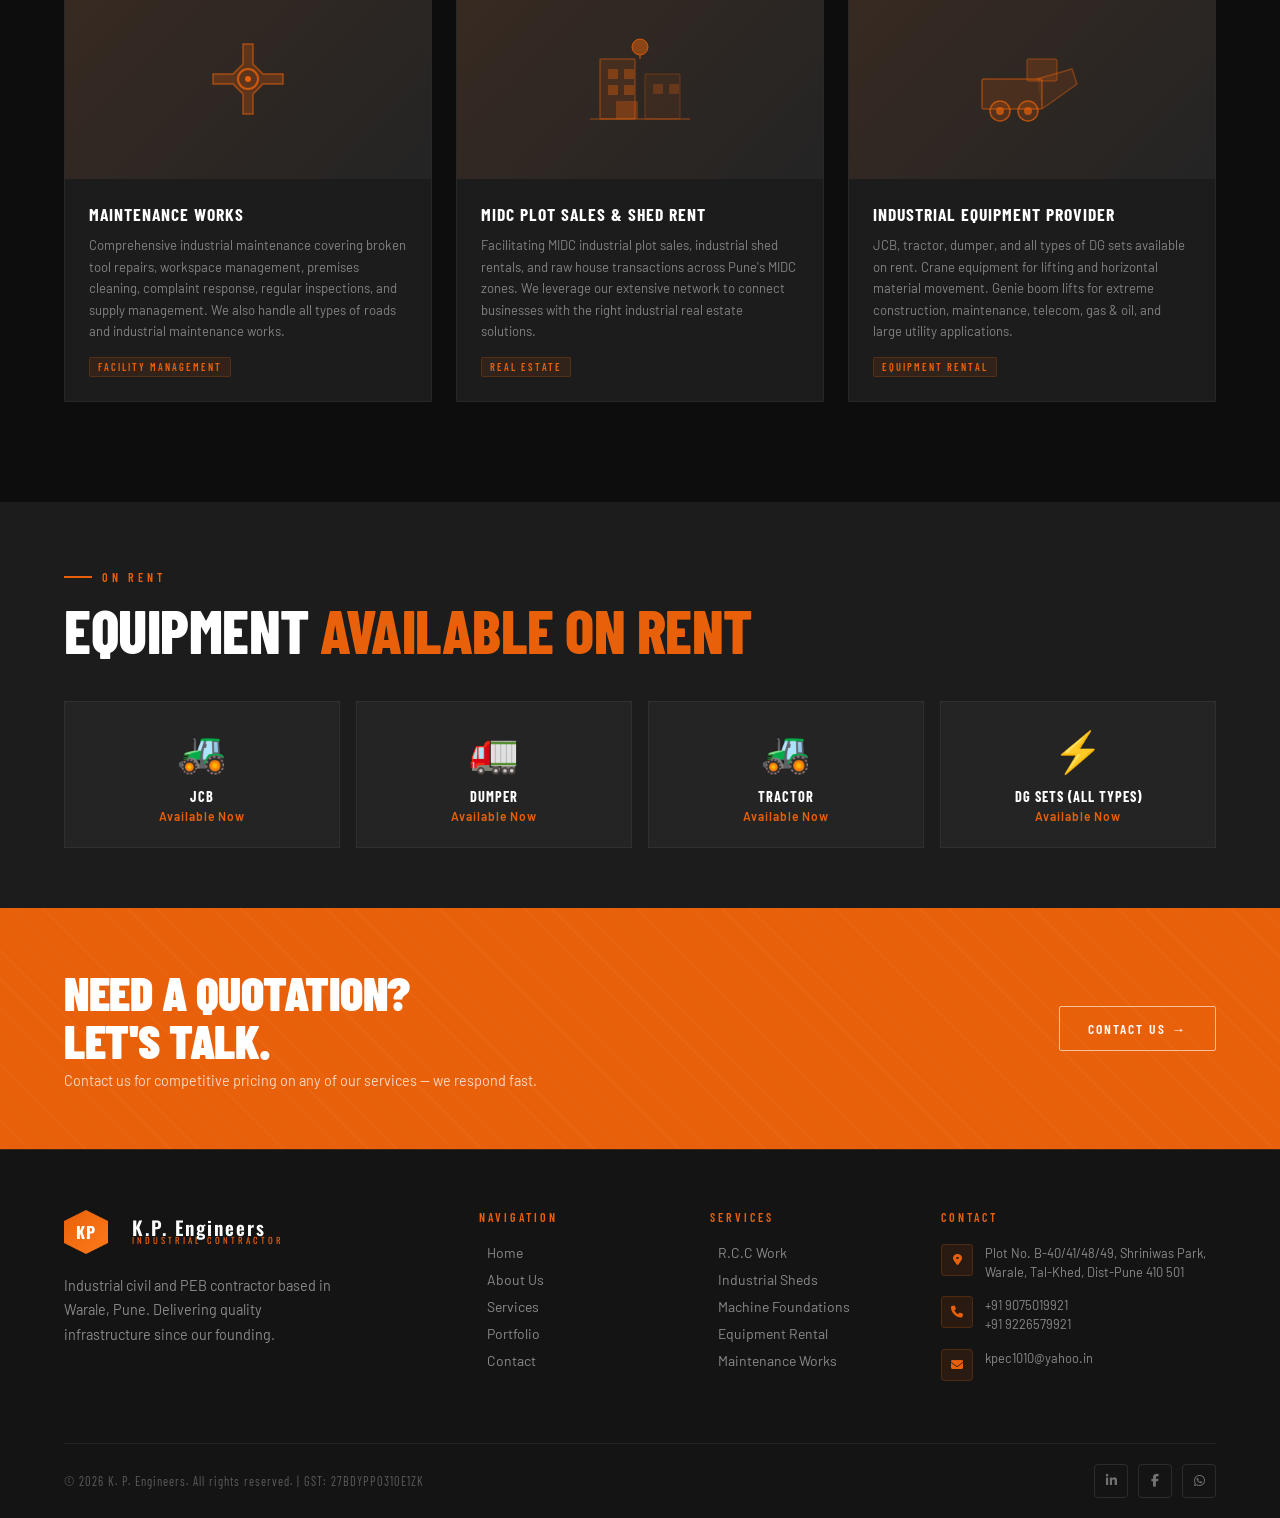
<file: services.html>
<!DOCTYPE html>
<html lang="en">
<head>
<meta charset="UTF-8">
<meta name="viewport" content="width=device-width, initial-scale=1.0">
<title>Services | K. P. Engineers</title>
<link rel="preconnect" href="https://fonts.googleapis.com">
<link rel="preconnect" href="https://fonts.gstatic.com" crossorigin>
<link href="https://fonts.googleapis.com/css2?family=Barlow+Condensed:wght@300;400;500;600;700;800;900&family=Barlow:wght@300;400;500;600&family=Oswald:wght@400;500;600;700&display=swap" rel="stylesheet">
<link rel="stylesheet" href="https://cdnjs.cloudflare.com/ajax/libs/font-awesome/6.5.0/css/all.min.css">
<link rel="stylesheet" href="css/style.css">
<link rel="stylesheet" href="css/pages.css">
</head>
<body>

<div class="noise-overlay"></div>
<div class="cursor"></div>
<div class="cursor-follower"></div>

<div id="loader">
  <div class="loader-logo">K.P.<span>ENGINEERS</span></div>
  <div class="loader-bar-wrap"><div class="loader-bar"></div></div>
  <div class="loader-text">Our Services</div>
</div>

<nav>
  <a href="index.html" class="nav-logo">
    <div class="nav-logo-icon"><div class="logo-hex">KP</div></div>
    <div class="nav-logo-text">K.P. Engineers<span>Industrial Contractor</span></div>
  </a>
  <ul class="nav-links">
    <li><a href="index.html">Home</a></li>
    <li><a href="about.html">About</a></li>
    <li><a href="services.html" class="active">Services</a></li>
    <li><a href="portfolio.html">Portfolio</a></li>
    <li><a href="contact.html" class="nav-cta">Contact Us</a></li>
  </ul>
  <button class="hamburger" aria-label="Menu"><span></span><span></span><span></span></button>
</nav>

<div class="mobile-menu">
  <a href="index.html">Home</a>
  <a href="about.html">About</a>
  <a href="services.html">Services</a>
  <a href="portfolio.html">Portfolio</a>
  <a href="contact.html">Contact</a>
</div>

<div class="page-header">
  <div class="page-header-grid"></div>
  <div class="page-header-content">
    <div class="breadcrumb">
      <a href="index.html">Home</a>
      <span>/</span>
      <span class="current">Services</span>
    </div>
    <div class="section-tag">What We Offer</div>
    <h1 class="section-title">Our <span>Services</span></h1>
    <p style="font-size:0.95rem;color:rgba(255,255,255,0.5);max-width:540px;line-height:1.7;margin-top:12px;">From reinforced concrete structures to heavy machine foundations — complete industrial infrastructure under one roof.</p>
  </div>
</div>

<section class="page-section">
  <div class="section-tag reveal">Core Construction</div>
  <h2 class="section-title reveal" data-delay="0.1">Construction <span>Services</span></h2>

  <div class="services-full-grid" style="margin-top:48px;">
    <div class="service-full-card reveal" data-delay="0.1" id="rcc">
      <div class="service-card-visual">
        <div class="service-card-visual-bg"></div>
        <svg width="120" height="120" viewBox="0 0 120 120" fill="none" class="service-visual-icon" style="font-size:unset;">
          <rect x="20" y="60" width="20" height="40" fill="rgba(232,97,10,0.4)" stroke="rgba(232,97,10,0.7)" stroke-width="1.5"/>
          <rect x="50" y="40" width="20" height="60" fill="rgba(232,97,10,0.5)" stroke="rgba(232,97,10,0.8)" stroke-width="1.5"/>
          <rect x="80" y="25" width="20" height="75" fill="rgba(232,97,10,0.6)" stroke="rgba(232,97,10,0.9)" stroke-width="1.5"/>
          <line x1="10" y1="100" x2="110" y2="100" stroke="rgba(232,97,10,0.5)" stroke-width="2"/>
          <line x1="10" y1="20" x2="10" y2="100" stroke="rgba(232,97,10,0.3)" stroke-width="1.5"/>
          <line x1="10" y1="20" x2="90" y2="25" stroke="rgba(232,97,10,0.2)" stroke-width="1" stroke-dasharray="4 4"/>
        </svg>
      </div>
      <div class="service-card-body">
        <h3>R.C.C Work</h3>
        <p>For new house, building, or industrial construction — our R.C.C works use cement, rough and fine aggregates, stone, sand, and water in precision-controlled mixes. We deliver excellent results using high quality materials with expert supervision at every stage.</p>
        <span class="service-tag">Construction</span>
      </div>
    </div>

    <div class="service-full-card reveal" data-delay="0.2" id="plaster">
      <div class="service-card-visual">
        <div class="service-card-visual-bg"></div>
        <svg width="120" height="120" viewBox="0 0 120 120" fill="none" class="service-visual-icon" style="font-size:unset;">
          <rect x="20" y="20" width="80" height="80" rx="2" fill="rgba(232,97,10,0.08)" stroke="rgba(232,97,10,0.3)" stroke-width="1.5"/>
          <line x1="20" y1="38" x2="100" y2="38" stroke="rgba(232,97,10,0.25)" stroke-width="1"/>
          <line x1="20" y1="56" x2="100" y2="56" stroke="rgba(232,97,10,0.25)" stroke-width="1"/>
          <line x1="20" y1="74" x2="100" y2="74" stroke="rgba(232,97,10,0.25)" stroke-width="1"/>
          <line x1="48" y1="20" x2="48" y2="100" stroke="rgba(232,97,10,0.2)" stroke-width="1"/>
          <line x1="76" y1="20" x2="76" y2="100" stroke="rgba(232,97,10,0.2)" stroke-width="1"/>
          <rect x="15" y="44" width="12" height="32" rx="1" fill="rgba(232,97,10,0.6)" transform="rotate(-15 21 60)"/>
          <circle cx="20" cy="42" r="4" fill="rgba(232,97,10,0.8)"/>
        </svg>
      </div>
      <div class="service-card-body">
        <h3>Bricks &amp; Plaster</h3>
        <p>Plaster is a thin layer of mortar applied over masonry surfaces acting as a damp-proof coat. Our specialist plastering team ensures a firm, smooth finish that enhances building appearance. We hire certified specialists to ensure zero costly errors.</p>
        <span class="service-tag">Finishing</span>
      </div>
    </div>

    <div class="service-full-card reveal" data-delay="0.3" id="platform">
      <div class="service-card-visual">
        <div class="service-card-visual-bg"></div>
        <svg width="120" height="120" viewBox="0 0 120 120" fill="none" class="service-visual-icon" style="font-size:unset;">
          <rect x="15" y="55" width="90" height="8" rx="1" fill="rgba(232,97,10,0.6)" stroke="rgba(232,97,10,0.8)" stroke-width="1"/>
          <rect x="25" y="63" width="6" height="35" rx="1" fill="rgba(232,97,10,0.4)"/>
          <rect x="89" y="63" width="6" height="35" rx="1" fill="rgba(232,97,10,0.4)"/>
          <line x1="28" y1="55" x2="28" y2="25" stroke="rgba(232,97,10,0.4)" stroke-width="1.5"/>
          <line x1="92" y1="55" x2="92" y2="25" stroke="rgba(232,97,10,0.4)" stroke-width="1.5"/>
          <line x1="28" y1="35" x2="92" y2="35" stroke="rgba(232,97,10,0.3)" stroke-width="1.5"/>
          <line x1="28" y1="45" x2="92" y2="45" stroke="rgba(232,97,10,0.3)" stroke-width="1.5"/>
          <line x1="28" y1="25" x2="92" y2="25" stroke="rgba(232,97,10,0.2)" stroke-width="1"/>
          <rect x="50" y="20" width="20" height="8" rx="1" fill="rgba(232,97,10,0.5)"/>
        </svg>
      </div>
      <div class="service-card-body">
        <h3>Platform Work</h3>
        <p>Steel platforms are essential across thousands of industrial structures worldwide. We construct platforms for food &amp; beverage, oil &amp; gas, chemicals, manufacturing, and utility sectors — engineered for load bearing and long-term durability.</p>
        <span class="service-tag">Steel Structures</span>
      </div>
    </div>

    <div class="service-full-card reveal" data-delay="0.1" id="shed">
      <div class="service-card-visual">
        <div class="service-card-visual-bg"></div>
        <svg width="120" height="120" viewBox="0 0 120 120" fill="none" class="service-visual-icon" style="font-size:unset;">
          <path d="M20 70 L60 30 L100 70 L100 100 L20 100 Z" fill="rgba(232,97,10,0.1)" stroke="rgba(232,97,10,0.5)" stroke-width="1.5"/>
          <rect x="45" y="75" width="30" height="25" fill="rgba(232,97,10,0.2)" stroke="rgba(232,97,10,0.4)" stroke-width="1"/>
          <line x1="20" y1="70" x2="100" y2="70" stroke="rgba(232,97,10,0.3)" stroke-width="1"/>
          <line x1="30" y1="70" x2="30" y2="100" stroke="rgba(232,97,10,0.2)" stroke-width="1"/>
          <line x1="90" y1="70" x2="90" y2="100" stroke="rgba(232,97,10,0.2)" stroke-width="1"/>
          <line x1="60" y1="30" x2="60" y2="20" stroke="rgba(232,97,10,0.3)" stroke-width="2"/>
          <line x1="50" y1="24" x2="70" y2="24" stroke="rgba(232,97,10,0.4)" stroke-width="1.5"/>
        </svg>
      </div>
      <div class="service-card-body">
        <h3>Industrial Shed</h3>
        <p>Manufacturing plants, fabrication facilities, distribution warehouses, private warehouses, office &amp; R&amp;D spaces, data centers — we build all types using high quality materials, guided by our expert team who deliver consistent results.</p>
        <span class="service-tag">PEB Structures</span>
      </div>
    </div>

    <div class="service-full-card reveal" data-delay="0.2" id="machine">
      <div class="service-card-visual">
        <div class="service-card-visual-bg"></div>
        <svg width="120" height="120" viewBox="0 0 120 120" fill="none" class="service-visual-icon" style="font-size:unset;">
          <rect x="30" y="60" width="60" height="30" rx="2" fill="rgba(232,97,10,0.2)" stroke="rgba(232,97,10,0.5)" stroke-width="1.5"/>
          <rect x="40" y="45" width="40" height="18" rx="1" fill="rgba(232,97,10,0.15)" stroke="rgba(232,97,10,0.4)" stroke-width="1"/>
          <rect x="25" y="88" width="70" height="12" rx="1" fill="rgba(232,97,10,0.4)" stroke="rgba(232,97,10,0.7)" stroke-width="1"/>
          <circle cx="45" cy="75" r="6" fill="none" stroke="rgba(232,97,10,0.7)" stroke-width="1.5"/>
          <circle cx="45" cy="75" r="2" fill="rgba(232,97,10,0.8)"/>
          <circle cx="75" cy="75" r="6" fill="none" stroke="rgba(232,97,10,0.7)" stroke-width="1.5"/>
          <circle cx="75" cy="75" r="2" fill="rgba(232,97,10,0.8)"/>
          <line x1="50" y1="35" x2="70" y2="35" stroke="rgba(232,97,10,0.3)" stroke-width="1" stroke-dasharray="4 4"/>
          <line x1="60" y1="25" x2="60" y2="45" stroke="rgba(232,97,10,0.3)" stroke-width="1.5"/>
        </svg>
      </div>
      <div class="service-card-body">
        <h3>Heavy Machine Foundations</h3>
        <p>Specialized foundations for heavy industrial machinery requiring precision-engineered bases with vibration isolation, anchor bolt placement, and load distribution — critical for long machinery life and operational accuracy.</p>
        <span class="service-tag">Foundation Engineering</span>
      </div>
    </div>

    <div class="service-full-card reveal" data-delay="0.3" id="shifting">
      <div class="service-card-visual">
        <div class="service-card-visual-bg"></div>
        <svg width="120" height="120" viewBox="0 0 120 120" fill="none" class="service-visual-icon" style="font-size:unset;">
          <circle cx="35" cy="90" r="12" fill="rgba(232,97,10,0.2)" stroke="rgba(232,97,10,0.6)" stroke-width="1.5"/>
          <circle cx="85" cy="90" r="12" fill="rgba(232,97,10,0.2)" stroke="rgba(232,97,10,0.6)" stroke-width="1.5"/>
          <rect x="20" y="60" width="80" height="30" rx="2" fill="rgba(232,97,10,0.1)" stroke="rgba(232,97,10,0.4)" stroke-width="1.5"/>
          <rect x="50" y="40" width="35" height="22" rx="1" fill="rgba(232,97,10,0.15)" stroke="rgba(232,97,10,0.35)" stroke-width="1"/>
          <line x1="15" y1="60" x2="15" y2="75" stroke="rgba(232,97,10,0.4)" stroke-width="3"/>
          <line x1="10" y1="67" x2="20" y2="60" stroke="rgba(232,97,10,0.5)" stroke-width="2"/>
          <path d="M30 35 Q60 25 90 35" stroke="rgba(232,97,10,0.3)" stroke-width="1" fill="none" stroke-dasharray="5 5"/>
          <polygon points="90,30 95,38 85,38" fill="rgba(232,97,10,0.5)"/>
        </svg>
      </div>
      <div class="service-card-body">
        <h3>Machine Shifting</h3>
        <p>Industrial machinery shifting services with excellent professionals who transfer machines from one location to another within stipulated time — using innovative approaches to ensure zero damage to any machine parts, fully as per client specifications.</p>
        <span class="service-tag">Logistics</span>
      </div>
    </div>

    <div class="service-full-card reveal" data-delay="0.1" id="maintenance">
      <div class="service-card-visual">
        <div class="service-card-visual-bg"></div>
        <svg width="120" height="120" viewBox="0 0 120 120" fill="none" class="service-visual-icon" style="font-size:unset;">
          <path d="M55 25 L55 45 L45 55 L25 55 L25 65 L45 65 L55 75 L55 95 L65 95 L65 75 L75 65 L95 65 L95 55 L75 55 L65 45 L65 25 Z" fill="rgba(232,97,10,0.25)" stroke="rgba(232,97,10,0.6)" stroke-width="1.5"/>
          <circle cx="60" cy="60" r="10" fill="none" stroke="rgba(232,97,10,0.8)" stroke-width="2"/>
          <circle cx="60" cy="60" r="3" fill="rgba(232,97,10,1)"/>
        </svg>
      </div>
      <div class="service-card-body">
        <h3>Maintenance Works</h3>
        <p>Comprehensive industrial maintenance covering broken tool repairs, workspace management, premises cleaning, complaint response, regular inspections, and supply management. We also handle all types of roads and industrial maintenance works.</p>
        <span class="service-tag">Facility Management</span>
      </div>
    </div>

    <div class="service-full-card reveal" data-delay="0.2" id="midc">
      <div class="service-card-visual">
        <div class="service-card-visual-bg"></div>
        <svg width="120" height="120" viewBox="0 0 120 120" fill="none" class="service-visual-icon" style="font-size:unset;">
          <rect x="20" y="40" width="35" height="60" rx="1" fill="rgba(232,97,10,0.12)" stroke="rgba(232,97,10,0.4)" stroke-width="1.5"/>
          <rect x="65" y="55" width="35" height="45" rx="1" fill="rgba(232,97,10,0.08)" stroke="rgba(232,97,10,0.3)" stroke-width="1"/>
          <rect x="28" y="50" width="10" height="10" rx="1" fill="rgba(232,97,10,0.35)"/>
          <rect x="44" y="50" width="10" height="10" rx="1" fill="rgba(232,97,10,0.35)"/>
          <rect x="28" y="66" width="10" height="10" rx="1" fill="rgba(232,97,10,0.35)"/>
          <rect x="44" y="66" width="10" height="10" rx="1" fill="rgba(232,97,10,0.35)"/>
          <rect x="73" y="65" width="10" height="10" rx="1" fill="rgba(232,97,10,0.25)"/>
          <rect x="89" y="65" width="10" height="10" rx="1" fill="rgba(232,97,10,0.25)"/>
          <rect x="36" y="82" width="22" height="18" rx="1" fill="rgba(232,97,10,0.3)"/>
          <path d="M10 100 L110 100" stroke="rgba(232,97,10,0.3)" stroke-width="2"/>
          <circle cx="60" cy="28" r="8" fill="rgba(232,97,10,0.5)" stroke="rgba(232,97,10,0.8)" stroke-width="1"/>
          <line x1="60" y1="36" x2="60" y2="40" stroke="rgba(232,97,10,0.6)" stroke-width="1.5"/>
        </svg>
      </div>
      <div class="service-card-body">
        <h3>MIDC Plot Sales &amp; Shed Rent</h3>
        <p>Facilitating MIDC industrial plot sales, industrial shed rentals, and raw house transactions across Pune's MIDC zones. We leverage our extensive network to connect businesses with the right industrial real estate solutions.</p>
        <span class="service-tag">Real Estate</span>
      </div>
    </div>

    <div class="service-full-card reveal" data-delay="0.3" id="equipment">
      <div class="service-card-visual">
        <div class="service-card-visual-bg"></div>
        <svg width="120" height="120" viewBox="0 0 120 120" fill="none" class="service-visual-icon" style="font-size:unset;">
          <rect x="10" y="60" width="60" height="30" rx="2" fill="rgba(232,97,10,0.15)" stroke="rgba(232,97,10,0.5)" stroke-width="1.5"/>
          <rect x="55" y="40" width="30" height="22" rx="2" fill="rgba(232,97,10,0.2)" stroke="rgba(232,97,10,0.5)" stroke-width="1"/>
          <path d="M65 60 L100 50 L105 65 L70 90" fill="rgba(232,97,10,0.12)" stroke="rgba(232,97,10,0.4)" stroke-width="1.5"/>
          <circle cx="28" cy="92" r="10" fill="rgba(232,97,10,0.2)" stroke="rgba(232,97,10,0.7)" stroke-width="1.5"/>
          <circle cx="28" cy="92" r="4" fill="rgba(232,97,10,0.7)"/>
          <circle cx="56" cy="92" r="10" fill="rgba(232,97,10,0.2)" stroke="rgba(232,97,10,0.7)" stroke-width="1.5"/>
          <circle cx="56" cy="92" r="4" fill="rgba(232,97,10,0.7)"/>
        </svg>
      </div>
      <div class="service-card-body">
        <h3>Industrial Equipment Provider</h3>
        <p>JCB, tractor, dumper, and all types of DG sets available on rent. Crane equipment for lifting and horizontal material movement. Genie boom lifts for extreme construction, maintenance, telecom, gas &amp; oil, and large utility applications.</p>
        <span class="service-tag">Equipment Rental</span>
      </div>
    </div>
  </div>
</section>

<section class="rental-section">
  <div class="section-tag reveal">On Rent</div>
  <h2 class="section-title reveal" data-delay="0.1">Equipment <span>Available on Rent</span></h2>
  <div class="rental-grid">
    <div class="rental-item reveal" data-delay="0.1">
      <div class="rental-icon">🚜</div>
      <h4>JCB</h4>
      <p>Available Now</p>
    </div>
    <div class="rental-item reveal" data-delay="0.15">
      <div class="rental-icon">🚛</div>
      <h4>Dumper</h4>
      <p>Available Now</p>
    </div>
    <div class="rental-item reveal" data-delay="0.2">
      <div class="rental-icon">🚜</div>
      <h4>Tractor</h4>
      <p>Available Now</p>
    </div>
    <div class="rental-item reveal" data-delay="0.25">
      <div class="rental-icon">⚡</div>
      <h4>DG Sets (All Types)</h4>
      <p>Available Now</p>
    </div>
  </div>
</section>

<section style="background:var(--orange);padding:60px 5%;position:relative;overflow:hidden;">
  <div style="position:absolute;inset:0;background:repeating-linear-gradient(45deg,rgba(255,255,255,0.03) 0px,rgba(255,255,255,0.03) 1px,transparent 1px,transparent 20px);pointer-events:none;"></div>
  <div style="display:grid;grid-template-columns:1fr auto;align-items:center;gap:24px;position:relative;z-index:1;" class="cta-wrap">
    <div>
      <h2 style="font-family:'Barlow Condensed',sans-serif;font-size:clamp(1.8rem,4vw,3rem);font-weight:900;color:#fff;text-transform:uppercase;line-height:1;letter-spacing:-0.5px;">Need a Quotation?<br>Let's Talk.</h2>
      <p style="font-size:0.9rem;color:rgba(255,255,255,0.75);margin-top:8px;">Contact us for competitive pricing on any of our services — we respond fast.</p>
    </div>
    <a href="contact.html" class="btn-outline" style="border-color:rgba(255,255,255,0.6);color:#fff;white-space:nowrap;flex-shrink:0;">Contact Us →</a>
  </div>
</section>

<footer>
  <div class="footer-grid">
    <div class="footer-brand">
      <a href="index.html" class="nav-logo" style="margin-bottom:4px;display:inline-flex;">
        <div class="logo-hex">KP</div>
        <div class="nav-logo-text" style="margin-left:12px;">K.P. Engineers<span>Industrial Contractor</span></div>
      </a>
      <p>Industrial civil and PEB contractor based in Warale, Pune. Delivering quality infrastructure since our founding.</p>
    </div>
    <div>
      <div class="footer-heading">Navigation</div>
      <ul class="footer-links">
        <li><a href="index.html">Home</a></li>
        <li><a href="about.html">About Us</a></li>
        <li><a href="services.html">Services</a></li>
        <li><a href="portfolio.html">Portfolio</a></li>
        <li><a href="contact.html">Contact</a></li>
      </ul>
    </div>
    <div>
      <div class="footer-heading">Services</div>
      <ul class="footer-links">
        <li><a href="services.html">R.C.C Work</a></li>
        <li><a href="services.html">Industrial Sheds</a></li>
        <li><a href="services.html">Machine Foundations</a></li>
        <li><a href="services.html">Equipment Rental</a></li>
        <li><a href="services.html">Maintenance Works</a></li>
      </ul>
    </div>
    <div>
      <div class="footer-heading">Contact</div>
      <div class="footer-contact-item">
        <div class="footer-contact-icon"><i class="fa-solid fa-location-dot"></i></div>
        <div class="footer-contact-text">Plot No. B-40/41/48/49, Shriniwas Park, Warale, Tal-Khed, Dist-Pune 410 501</div>
      </div>
      <div class="footer-contact-item">
        <div class="footer-contact-icon"><i class="fa-solid fa-phone"></i></div>
        <div class="footer-contact-text"><a href="tel:+919075019921">+91 9075019921</a><br><a href="tel:+919226579921">+91 9226579921</a></div>
      </div>
      <div class="footer-contact-item">
        <div class="footer-contact-icon"><i class="fa-solid fa-envelope"></i></div>
        <div class="footer-contact-text"><a href="mailto:kpec1010@yahoo.in">kpec1010@yahoo.in</a></div>
      </div>
    </div>
  </div>
  <div class="footer-bottom">
    <p>© <span data-year></span> K. P. Engineers. All rights reserved. | GST: 27BDYPP0310E1ZK</p>
    <div class="footer-social">
      <a href="#" class="social-btn"><i class="fab fa-linkedin-in"></i></a>
      <a href="#" class="social-btn"><i class="fab fa-facebook-f"></i></a>
      <a href="#" class="social-btn"><i class="fab fa-whatsapp"></i></a>
    </div>
  </div>
</footer>

<script src="js/main.js"></script>
<style>@media(max-width:768px){.cta-wrap{grid-template-columns:1fr!important;}}</style>
</body>
</html>
</file>
<file: css/style.css>
@import url('https://fonts.googleapis.com/css2?family=Barlow+Condensed:wght@300;400;500;600;700;800;900&family=Barlow:wght@300;400;500;600&family=Oswald:wght@400;500;600;700&display=swap');

:root {
  --orange: #E8610A;
  --orange-light: #FF7A1A;
  --gold: #C8960C;
  --dark: #0D0D0D;
  --dark-2: #141414;
  --dark-3: #1C1C1C;
  --dark-4: #242424;
  --steel: #2A2E35;
  --text: #C8C8C8;
  --text-light: #E8E8E8;
  --white: #FFFFFF;
  --border: rgba(232,97,10,0.2);
  --pink-accent: #D4006A;
}

*, *::before, *::after { margin: 0; padding: 0; box-sizing: border-box; }

html { scroll-behavior: smooth; overflow-x: hidden; }

body {
  font-family: 'Barlow', sans-serif;
  background: var(--dark);
  color: var(--text);
  overflow-x: hidden;
  cursor: none;
}

::selection { background: var(--orange); color: #fff; }

::-webkit-scrollbar { width: 4px; }
::-webkit-scrollbar-track { background: var(--dark-2); }
::-webkit-scrollbar-thumb { background: var(--orange); border-radius: 2px; }

.cursor {
  width: 12px; height: 12px;
  background: var(--orange);
  border-radius: 50%;
  position: fixed;
  pointer-events: none;
  z-index: 99999;
  transform: translate(-50%, -50%);
  transition: transform 0.1s ease, width 0.2s ease, height 0.2s ease;
  mix-blend-mode: difference;
}

.cursor-follower {
  width: 36px; height: 36px;
  border: 1.5px solid var(--orange);
  border-radius: 50%;
  position: fixed;
  pointer-events: none;
  z-index: 99998;
  transform: translate(-50%, -50%);
  transition: all 0.15s ease;
  opacity: 0.5;
}

.cursor.hovered { width: 20px; height: 20px; }
.cursor-follower.hovered { width: 56px; height: 56px; opacity: 0.3; }

#loader {
  position: fixed; inset: 0;
  background: var(--dark);
  z-index: 9999;
  display: flex;
  flex-direction: column;
  align-items: center;
  justify-content: center;
  gap: 24px;
}

.loader-logo {
  font-family: 'Oswald', sans-serif;
  font-size: 2.5rem;
  font-weight: 700;
  letter-spacing: 4px;
  color: var(--white);
}

.loader-logo span { color: var(--orange); }

.loader-bar-wrap {
  width: 200px; height: 2px;
  background: rgba(255,255,255,0.1);
  border-radius: 2px;
  overflow: hidden;
}

.loader-bar {
  height: 100%;
  background: var(--orange);
  width: 0%;
  transition: width 1.5s ease;
}

.loader-text {
  font-size: 0.7rem;
  letter-spacing: 4px;
  text-transform: uppercase;
  color: rgba(255,255,255,0.4);
}

nav {
  position: fixed;
  top: 0; left: 0; right: 0;
  z-index: 1000;
  padding: 0 5%;
  display: flex;
  align-items: center;
  justify-content: space-between;
  height: 72px;
  transition: all 0.4s ease;
  background: transparent;
}

nav.scrolled {
  background: rgba(13,13,13,0.95);
  backdrop-filter: blur(20px);
  border-bottom: 1px solid var(--border);
  height: 60px;
}

.nav-logo {
  display: flex;
  align-items: center;
  gap: 12px;
  text-decoration: none;
}

.nav-logo-icon {
  width: 44px; height: 44px;
  position: relative;
}

.logo-hex {
  width: 44px; height: 44px;
  background: linear-gradient(135deg, var(--orange), var(--orange-light));
  clip-path: polygon(50% 0%, 100% 25%, 100% 75%, 50% 100%, 0% 75%, 0% 25%);
  display: flex;
  align-items: center;
  justify-content: center;
  font-family: 'Oswald', sans-serif;
  font-size: 1rem;
  font-weight: 700;
  color: #fff;
  letter-spacing: 1px;
}

.nav-logo-text {
  font-family: 'Oswald', sans-serif;
  font-size: 1.2rem;
  font-weight: 600;
  letter-spacing: 2px;
  color: var(--white);
  line-height: 1;
}

.nav-logo-text span {
  display: block;
  font-size: 0.55rem;
  font-weight: 400;
  letter-spacing: 3px;
  color: var(--orange);
  text-transform: uppercase;
}

.nav-links {
  display: flex;
  list-style: none;
  gap: 36px;
  align-items: center;
}

.nav-links a {
  font-family: 'Barlow Condensed', sans-serif;
  font-size: 0.85rem;
  font-weight: 500;
  letter-spacing: 2px;
  text-transform: uppercase;
  color: rgba(255,255,255,0.7);
  text-decoration: none;
  position: relative;
  transition: color 0.3s;
}

.nav-links a::after {
  content: '';
  position: absolute;
  bottom: -4px; left: 0;
  width: 0; height: 1.5px;
  background: var(--orange);
  transition: width 0.3s ease;
}

.nav-links a:hover, .nav-links a.active { color: var(--white); }
.nav-links a:hover::after, .nav-links a.active::after { width: 100%; }

.nav-cta {
  background: var(--orange) !important;
  color: #fff !important;
  padding: 8px 20px !important;
  border-radius: 2px !important;
  font-weight: 600 !important;
}

.nav-cta::after { display: none !important; }
.nav-cta:hover { background: var(--orange-light) !important; transform: translateY(-1px); }

.hamburger {
  display: none;
  flex-direction: column;
  gap: 5px;
  cursor: pointer;
  padding: 4px;
  background: none;
  border: none;
}

.hamburger span {
  display: block;
  width: 24px; height: 2px;
  background: var(--white);
  transition: all 0.3s ease;
  transform-origin: center;
}

.hamburger.open span:nth-child(1) { transform: translateY(7px) rotate(45deg); }
.hamburger.open span:nth-child(2) { opacity: 0; }
.hamburger.open span:nth-child(3) { transform: translateY(-7px) rotate(-45deg); }

.mobile-menu {
  position: fixed;
  top: 0; left: 0; right: 0; bottom: 0;
  background: rgba(13,13,13,0.98);
  backdrop-filter: blur(20px);
  z-index: 999;
  display: flex;
  flex-direction: column;
  align-items: center;
  justify-content: center;
  gap: 32px;
  transform: translateX(100%);
  transition: transform 0.5s cubic-bezier(0.77,0,0.175,1);
}

.mobile-menu.open { transform: translateX(0); }

.mobile-menu a {
  font-family: 'Barlow Condensed', sans-serif;
  font-size: 2.5rem;
  font-weight: 700;
  letter-spacing: 4px;
  text-transform: uppercase;
  color: rgba(255,255,255,0.5);
  text-decoration: none;
  transition: color 0.3s, transform 0.3s;
}

.mobile-menu a:hover { color: var(--orange); transform: translateX(8px); }

.section-tag {
  display: inline-flex;
  align-items: center;
  gap: 10px;
  font-family: 'Barlow Condensed', sans-serif;
  font-size: 0.75rem;
  font-weight: 600;
  letter-spacing: 4px;
  text-transform: uppercase;
  color: var(--orange);
  margin-bottom: 16px;
}

.section-tag::before {
  content: '';
  display: block;
  width: 28px; height: 2px;
  background: var(--orange);
}

h1, h2, h3, h4 {
  font-family: 'Barlow Condensed', sans-serif;
  color: var(--white);
}

.section-title {
  font-size: clamp(2.2rem, 5vw, 3.8rem);
  font-weight: 800;
  line-height: 1;
  letter-spacing: -0.5px;
  text-transform: uppercase;
}

.section-title span { color: var(--orange); }

.btn-primary {
  display: inline-flex;
  align-items: center;
  gap: 10px;
  background: var(--orange);
  color: #fff;
  font-family: 'Barlow Condensed', sans-serif;
  font-size: 0.85rem;
  font-weight: 600;
  letter-spacing: 2px;
  text-transform: uppercase;
  padding: 14px 28px;
  border: none;
  border-radius: 2px;
  cursor: pointer;
  text-decoration: none;
  transition: all 0.3s ease;
  position: relative;
  overflow: hidden;
}

.btn-primary::before {
  content: '';
  position: absolute;
  top: 0; left: -100%;
  width: 100%; height: 100%;
  background: rgba(255,255,255,0.1);
  transition: left 0.3s ease;
}

.btn-primary:hover::before { left: 0; }
.btn-primary:hover { transform: translateY(-2px); box-shadow: 0 8px 24px rgba(232,97,10,0.4); color: #fff; text-decoration: none; }

.btn-outline {
  display: inline-flex;
  align-items: center;
  gap: 10px;
  background: transparent;
  color: var(--white);
  font-family: 'Barlow Condensed', sans-serif;
  font-size: 0.85rem;
  font-weight: 600;
  letter-spacing: 2px;
  text-transform: uppercase;
  padding: 13px 28px;
  border: 1.5px solid rgba(255,255,255,0.3);
  border-radius: 2px;
  cursor: pointer;
  text-decoration: none;
  transition: all 0.3s ease;
}

.btn-outline:hover {
  border-color: var(--orange);
  color: var(--orange);
  text-decoration: none;
}

.reveal {
  opacity: 0;
  transform: translateY(40px);
  transition: opacity 0.7s ease, transform 0.7s ease;
}

.reveal.visible {
  opacity: 1;
  transform: translateY(0);
}

.reveal-left {
  opacity: 0;
  transform: translateX(-40px);
  transition: opacity 0.7s ease, transform 0.7s ease;
}

.reveal-left.visible {
  opacity: 1;
  transform: translateX(0);
}

.reveal-right {
  opacity: 0;
  transform: translateX(40px);
  transition: opacity 0.7s ease, transform 0.7s ease;
}

.reveal-right.visible {
  opacity: 1;
  transform: translateX(0);
}

.page-section {
  padding: 100px 5%;
}

.page-header {
  padding: 160px 5% 80px;
  position: relative;
  overflow: hidden;
  background: var(--dark-2);
}

.page-header::before {
  content: '';
  position: absolute;
  inset: 0;
  background: linear-gradient(135deg, rgba(232,97,10,0.08) 0%, transparent 60%);
}

.page-header-grid {
  position: absolute;
  inset: 0;
  background-image:
    linear-gradient(rgba(232,97,10,0.06) 1px, transparent 1px),
    linear-gradient(90deg, rgba(232,97,10,0.06) 1px, transparent 1px);
  background-size: 60px 60px;
  mask-image: linear-gradient(to bottom, transparent, rgba(0,0,0,0.5), transparent);
}

.page-header-content { position: relative; z-index: 1; }

.breadcrumb {
  display: flex;
  align-items: center;
  gap: 8px;
  margin-bottom: 16px;
  font-size: 0.8rem;
  font-family: 'Barlow Condensed', sans-serif;
  letter-spacing: 2px;
  text-transform: uppercase;
}

.breadcrumb a { color: var(--orange); text-decoration: none; }
.breadcrumb span { color: rgba(255,255,255,0.3); }
.breadcrumb .current { color: rgba(255,255,255,0.6); }

.grid-bg {
  position: absolute;
  inset: 0;
  background-image:
    linear-gradient(rgba(232,97,10,0.04) 1px, transparent 1px),
    linear-gradient(90deg, rgba(232,97,10,0.04) 1px, transparent 1px);
  background-size: 80px 80px;
  pointer-events: none;
}

footer {
  background: var(--dark-2);
  border-top: 1px solid var(--border);
  padding: 60px 5% 0;
}

.footer-grid {
  display: grid;
  grid-template-columns: 2fr 1fr 1fr 1.5fr;
  gap: 48px;
  padding-bottom: 48px;
  border-bottom: 1px solid rgba(255,255,255,0.06);
}

.footer-brand p {
  font-size: 0.9rem;
  line-height: 1.7;
  color: rgba(255,255,255,0.5);
  margin-top: 16px;
  max-width: 280px;
}

.footer-heading {
  font-family: 'Barlow Condensed', sans-serif;
  font-size: 0.75rem;
  font-weight: 600;
  letter-spacing: 3px;
  text-transform: uppercase;
  color: var(--orange);
  margin-bottom: 20px;
}

.footer-links {
  list-style: none;
  display: flex;
  flex-direction: column;
  gap: 10px;
}

.footer-links a {
  font-size: 0.875rem;
  color: rgba(255,255,255,0.5);
  text-decoration: none;
  transition: color 0.3s, padding-left 0.3s;
  display: flex;
  align-items: center;
  gap: 8px;
}

.footer-links a::before {
  content: '';
  display: block;
  width: 0; height: 1.5px;
  background: var(--orange);
  transition: width 0.3s;
  flex-shrink: 0;
}

.footer-links a:hover { color: var(--white); }
.footer-links a:hover::before { width: 14px; }

.footer-contact-item {
  display: flex;
  gap: 12px;
  margin-bottom: 14px;
  align-items: flex-start;
}

.footer-contact-icon {
  width: 32px; height: 32px;
  background: rgba(232,97,10,0.1);
  border: 1px solid var(--border);
  border-radius: 4px;
  display: flex;
  align-items: center;
  justify-content: center;
  flex-shrink: 0;
  color: var(--orange);
  font-size: 0.75rem;
}

.footer-contact-text {
  font-size: 0.8rem;
  color: rgba(255,255,255,0.5);
  line-height: 1.5;
}

.footer-contact-text a {
  color: rgba(255,255,255,0.5);
  text-decoration: none;
  transition: color 0.3s;
}

.footer-contact-text a:hover { color: var(--orange); }

.footer-bottom {
  padding: 20px 0;
  display: flex;
  align-items: center;
  justify-content: space-between;
  flex-wrap: wrap;
  gap: 12px;
}

.footer-bottom p {
  font-size: 0.78rem;
  color: rgba(255,255,255,0.3);
  font-family: 'Barlow Condensed', sans-serif;
  letter-spacing: 1px;
}

.footer-social {
  display: flex;
  gap: 10px;
}

.social-btn {
  width: 34px; height: 34px;
  border: 1px solid rgba(255,255,255,0.1);
  border-radius: 4px;
  display: flex;
  align-items: center;
  justify-content: center;
  color: rgba(255,255,255,0.4);
  text-decoration: none;
  font-size: 0.8rem;
  transition: all 0.3s;
}

.social-btn:hover {
  border-color: var(--orange);
  color: var(--orange);
  transform: translateY(-2px);
}

.stats-strip {
  background: var(--orange);
  padding: 24px 5%;
  display: grid;
  grid-template-columns: repeat(4, 1fr);
  gap: 1px;
  position: relative;
  overflow: hidden;
}

.stats-strip::before {
  content: '';
  position: absolute;
  inset: 0;
  background: repeating-linear-gradient(
    45deg,
    rgba(255,255,255,0.03) 0px,
    rgba(255,255,255,0.03) 1px,
    transparent 1px,
    transparent 20px
  );
}

.stat-item {
  text-align: center;
  padding: 12px 16px;
  position: relative;
  z-index: 1;
}

.stat-item::after {
  content: '';
  position: absolute;
  right: 0; top: 20%; bottom: 20%;
  width: 1px;
  background: rgba(255,255,255,0.2);
}

.stat-item:last-child::after { display: none; }

.stat-number {
  font-family: 'Barlow Condensed', sans-serif;
  font-size: 2.2rem;
  font-weight: 900;
  color: #fff;
  line-height: 1;
}

.stat-label {
  font-size: 0.7rem;
  font-weight: 600;
  letter-spacing: 2px;
  text-transform: uppercase;
  color: rgba(255,255,255,0.75);
  margin-top: 4px;
}

.noise-overlay {
  position: fixed;
  inset: 0;
  pointer-events: none;
  z-index: 9997;
  opacity: 0.025;
  background-image: url("data:image/svg+xml,%3Csvg viewBox='0 0 256 256' xmlns='http://www.w3.org/2000/svg'%3E%3Cfilter id='noise'%3E%3CfeTurbulence type='fractalNoise' baseFrequency='0.9' numOctaves='4' stitchTiles='stitch'/%3E%3C/filter%3E%3Crect width='100%25' height='100%25' filter='url(%23noise)'/%3E%3C/svg%3E");
}

@media (max-width: 991px) {
  .nav-links { display: none; }
  .hamburger { display: flex; }
  .footer-grid { grid-template-columns: 1fr 1fr; }
  .stats-strip { grid-template-columns: repeat(2, 1fr); }
}

@media (max-width: 576px) {
  .footer-grid { grid-template-columns: 1fr; }
  .stats-strip { grid-template-columns: repeat(2, 1fr); }
  .page-section { padding: 60px 5%; }
  .page-header { padding: 130px 5% 50px; }
}
</file>
<file: css/home.css>
.hero {
  min-height: 100vh;
  position: relative;
  display: flex;
  align-items: center;
  overflow: hidden;
  background: var(--dark);
}

.hero-bg {
  position: absolute;
  inset: 0;
  background: 
    radial-gradient(ellipse 60% 60% at 70% 50%, rgba(232,97,10,0.08) 0%, transparent 70%),
    radial-gradient(ellipse 40% 40% at 20% 80%, rgba(212,0,106,0.04) 0%, transparent 60%);
}

.hero-grid {
  position: absolute;
  inset: 0;
  background-image:
    linear-gradient(rgba(232,97,10,0.07) 1px, transparent 1px),
    linear-gradient(90deg, rgba(232,97,10,0.07) 1px, transparent 1px);
  background-size: 80px 80px;
  transform: perspective(600px) rotateX(8deg);
  transform-origin: top;
  mask-image: linear-gradient(to bottom, transparent 0%, rgba(0,0,0,0.6) 30%, rgba(0,0,0,0.6) 70%, transparent 100%);
}

.hero-content {
  position: relative;
  z-index: 2;
  padding: 0 5%;
  max-width: 800px;
  padding-top: 80px;
}

.hero-tag {
  display: inline-flex;
  align-items: center;
  gap: 10px;
  background: rgba(232,97,10,0.1);
  border: 1px solid rgba(232,97,10,0.3);
  padding: 6px 14px;
  border-radius: 2px;
  font-family: 'Barlow Condensed', sans-serif;
  font-size: 0.72rem;
  font-weight: 600;
  letter-spacing: 3px;
  text-transform: uppercase;
  color: var(--orange);
  margin-bottom: 24px;
  animation: fadeInDown 0.8s ease 0.5s both;
}

.hero-title {
  font-family: 'Barlow Condensed', sans-serif;
  font-size: clamp(3.5rem, 8vw, 7rem);
  font-weight: 900;
  line-height: 0.92;
  text-transform: uppercase;
  letter-spacing: -2px;
  color: var(--white);
  animation: fadeInUp 0.9s ease 0.7s both;
}

.hero-title .line-accent { color: var(--orange); }

.hero-title .line-outline {
  -webkit-text-stroke: 2px rgba(255,255,255,0.3);
  color: transparent;
}

.hero-sub {
  font-size: 1rem;
  line-height: 1.7;
  color: rgba(255,255,255,0.55);
  max-width: 480px;
  margin-top: 20px;
  animation: fadeInUp 0.9s ease 0.9s both;
}

.hero-actions {
  display: flex;
  gap: 16px;
  flex-wrap: wrap;
  margin-top: 36px;
  animation: fadeInUp 0.9s ease 1.1s both;
}

.hero-badge {
  position: absolute;
  right: 6%;
  bottom: 12%;
  z-index: 2;
  animation: float 4s ease-in-out infinite;
}

.hero-badge-inner {
  width: 130px; height: 130px;
  border: 1px solid var(--border);
  border-radius: 50%;
  display: flex;
  flex-direction: column;
  align-items: center;
  justify-content: center;
  background: rgba(13,13,13,0.8);
  backdrop-filter: blur(12px);
  text-align: center;
  gap: 4px;
}

.hero-badge-num {
  font-family: 'Barlow Condensed', sans-serif;
  font-size: 2.4rem;
  font-weight: 900;
  color: var(--orange);
  line-height: 1;
}

.hero-badge-text {
  font-size: 0.62rem;
  letter-spacing: 2px;
  text-transform: uppercase;
  color: rgba(255,255,255,0.5);
  font-family: 'Barlow Condensed', sans-serif;
  font-weight: 600;
}

.hero-3d-crane {
  position: absolute;
  right: 0;
  top: 0;
  bottom: 0;
  width: 45%;
  z-index: 1;
  display: flex;
  align-items: center;
  justify-content: center;
  opacity: 0.6;
}

.crane-svg-wrap {
  width: 100%;
  height: 100%;
  position: relative;
}

.crane-3d {
  position: absolute;
  right: 5%;
  top: 50%;
  transform: translateY(-50%);
  animation: craneBob 6s ease-in-out infinite;
}

.scroll-hint {
  position: absolute;
  bottom: 32px;
  left: 5%;
  display: flex;
  align-items: center;
  gap: 12px;
  animation: fadeIn 1s ease 1.5s both;
}

.scroll-line {
  width: 40px; height: 1px;
  background: rgba(255,255,255,0.2);
  position: relative;
  overflow: hidden;
}

.scroll-line::after {
  content: '';
  position: absolute;
  top: 0; left: -100%;
  width: 100%; height: 100%;
  background: var(--orange);
  animation: scrollLine 2s ease-in-out infinite;
}

.scroll-text {
  font-family: 'Barlow Condensed', sans-serif;
  font-size: 0.68rem;
  letter-spacing: 3px;
  text-transform: uppercase;
  color: rgba(255,255,255,0.35);
}

.services-preview {
  background: var(--dark-2);
  padding: 80px 5%;
}

.services-grid {
  display: grid;
  grid-template-columns: repeat(3, 1fr);
  gap: 1px;
  background: var(--border);
  border: 1px solid var(--border);
  margin-top: 56px;
}

.service-card {
  background: var(--dark-2);
  padding: 36px 28px;
  position: relative;
  overflow: hidden;
  transition: all 0.4s ease;
  cursor: pointer;
  text-decoration: none;
  display: block;
}

.service-card::before {
  content: '';
  position: absolute;
  bottom: 0; left: 0;
  width: 100%; height: 2px;
  background: var(--orange);
  transform: scaleX(0);
  transform-origin: left;
  transition: transform 0.4s ease;
}

.service-card:hover { background: var(--dark-3); transform: translateY(-2px); text-decoration: none; }
.service-card:hover::before { transform: scaleX(1); }

.service-card-icon {
  font-size: 2rem;
  margin-bottom: 16px;
  display: block;
  transition: transform 0.3s;
}

.service-card:hover .service-card-icon { transform: scale(1.1) rotate(-5deg); }

.service-card h4 {
  font-family: 'Barlow Condensed', sans-serif;
  font-size: 1.15rem;
  font-weight: 700;
  letter-spacing: 1px;
  text-transform: uppercase;
  margin-bottom: 10px;
  transition: color 0.3s;
}

.service-card:hover h4 { color: var(--orange); }

.service-card p {
  font-size: 0.83rem;
  line-height: 1.65;
  color: rgba(255,255,255,0.45);
}

.service-card-num {
  position: absolute;
  top: 20px; right: 20px;
  font-family: 'Barlow Condensed', sans-serif;
  font-size: 3rem;
  font-weight: 900;
  color: rgba(255,255,255,0.04);
  line-height: 1;
  transition: color 0.4s;
}

.service-card:hover .service-card-num { color: rgba(232,97,10,0.08); }

.about-strip {
  padding: 80px 5%;
  display: grid;
  grid-template-columns: 1fr 1fr;
  gap: 80px;
  align-items: center;
}

.about-strip-visual {
  position: relative;
}

.building-3d-container {
  width: 100%;
  aspect-ratio: 1;
  position: relative;
  perspective: 600px;
}

.building-scene {
  width: 100%;
  height: 100%;
  position: relative;
  transform-style: preserve-3d;
}

.grid-floor {
  position: absolute;
  bottom: 0;
  left: 50%; right: 0;
  transform: translateX(-50%);
  width: 90%;
  height: 50%;
  background: 
    linear-gradient(rgba(232,97,10,0.15) 1px, transparent 1px),
    linear-gradient(90deg, rgba(232,97,10,0.15) 1px, transparent 1px);
  background-size: 20% 20%;
  transform: perspective(400px) rotateX(60deg) translateY(20%);
  opacity: 0.4;
}

.building-svg-wrap {
  position: absolute;
  inset: 10%;
  display: flex;
  align-items: center;
  justify-content: center;
}

.about-strip-content {}

.about-features {
  display: grid;
  grid-template-columns: 1fr 1fr;
  gap: 16px;
  margin-top: 32px;
}

.feature-pill {
  display: flex;
  align-items: center;
  gap: 10px;
  background: var(--dark-3);
  border: 1px solid var(--border);
  padding: 12px 14px;
  border-radius: 4px;
  font-family: 'Barlow Condensed', sans-serif;
  font-size: 0.8rem;
  font-weight: 600;
  letter-spacing: 1px;
  text-transform: uppercase;
  transition: all 0.3s;
}

.feature-pill:hover {
  border-color: var(--orange);
  background: rgba(232,97,10,0.05);
}

.feature-pill-dot {
  width: 8px; height: 8px;
  background: var(--orange);
  border-radius: 50%;
  flex-shrink: 0;
}

.why-us {
  background: var(--dark-3);
  padding: 80px 5%;
  position: relative;
  overflow: hidden;
}

.why-us::before {
  content: '';
  position: absolute;
  top: -50%;
  right: -10%;
  width: 500px; height: 500px;
  background: radial-gradient(circle, rgba(232,97,10,0.06) 0%, transparent 70%);
  pointer-events: none;
}

.why-grid {
  display: grid;
  grid-template-columns: 1fr 1fr;
  gap: 24px;
  margin-top: 48px;
}

.why-card {
  display: flex;
  gap: 20px;
  padding: 28px;
  background: var(--dark-4);
  border: 1px solid rgba(255,255,255,0.04);
  border-left: 3px solid var(--orange);
  transition: all 0.3s;
}

.why-card:hover {
  border-color: var(--orange);
  border-left-color: var(--orange);
  transform: translateX(4px);
  background: rgba(232,97,10,0.04);
}

.why-icon {
  font-size: 1.8rem;
  flex-shrink: 0;
  line-height: 1;
  margin-top: 2px;
}

.why-card h4 {
  font-size: 0.95rem;
  font-weight: 700;
  letter-spacing: 1px;
  text-transform: uppercase;
  margin-bottom: 6px;
}

.why-card p {
  font-size: 0.82rem;
  line-height: 1.65;
  color: rgba(255,255,255,0.45);
}

.clients-section {
  padding: 60px 5%;
  border-top: 1px solid rgba(255,255,255,0.04);
}

.clients-track-wrap {
  overflow: hidden;
  margin-top: 40px;
  position: relative;
}

.clients-track-wrap::before,
.clients-track-wrap::after {
  content: '';
  position: absolute;
  top: 0; bottom: 0;
  width: 100px;
  z-index: 2;
}

.clients-track-wrap::before {
  left: 0;
  background: linear-gradient(to right, var(--dark), transparent);
}

.clients-track-wrap::after {
  right: 0;
  background: linear-gradient(to left, var(--dark), transparent);
}

.clients-track {
  display: flex;
  gap: 0;
  animation: slideTrack 30s linear infinite;
  width: max-content;
}

.client-item {
  padding: 14px 32px;
  border: 1px solid rgba(255,255,255,0.06);
  margin-right: 12px;
  white-space: nowrap;
  font-family: 'Barlow Condensed', sans-serif;
  font-size: 0.85rem;
  font-weight: 600;
  letter-spacing: 2px;
  text-transform: uppercase;
  color: rgba(255,255,255,0.4);
  transition: all 0.3s;
  border-radius: 2px;
  flex-shrink: 0;
}

.client-item:hover {
  color: var(--orange);
  border-color: var(--border);
  background: rgba(232,97,10,0.05);
}

@keyframes fadeInDown {
  from { opacity: 0; transform: translateY(-20px); }
  to { opacity: 1; transform: translateY(0); }
}

@keyframes fadeInUp {
  from { opacity: 0; transform: translateY(30px); }
  to { opacity: 1; transform: translateY(0); }
}

@keyframes fadeIn {
  from { opacity: 0; }
  to { opacity: 1; }
}

@keyframes float {
  0%, 100% { transform: translateY(0); }
  50% { transform: translateY(-12px); }
}

@keyframes craneBob {
  0%, 100% { transform: translateY(-50%) rotate(0deg); }
  50% { transform: translateY(-52%) rotate(0.5deg); }
}

@keyframes scrollLine {
  0% { left: -100%; }
  100% { left: 100%; }
}

@keyframes slideTrack {
  from { transform: translateX(0); }
  to { transform: translateX(-50%); }
}

@keyframes pulse-ring {
  0% { transform: scale(1); opacity: 0.6; }
  100% { transform: scale(1.5); opacity: 0; }
}

@media (max-width: 991px) {
  .services-grid { grid-template-columns: 1fr 1fr; }
  .about-strip { grid-template-columns: 1fr; gap: 40px; }
  .why-grid { grid-template-columns: 1fr; }
  .hero-3d-crane { opacity: 0.2; }
  .hero-badge { display: none; }
}

@media (max-width: 576px) {
  .hero-title { font-size: 3.2rem; letter-spacing: -1px; }
  .services-grid { grid-template-columns: 1fr; }
  .about-features { grid-template-columns: 1fr; }
  .hero-actions { flex-direction: column; }
}
</file>
<file: css/pages.css>
.about-story {
  display: grid;
  grid-template-columns: 1fr 1fr;
  gap: 80px;
  align-items: center;
}

.about-story-img {
  position: relative;
}

.about-img-frame {
  position: relative;
  border: 1px solid var(--border);
  padding: 16px;
  background: var(--dark-3);
}

.about-img-frame::before {
  content: '';
  position: absolute;
  top: -8px; left: 24px; right: 24px;
  height: 2px;
  background: linear-gradient(90deg, transparent, var(--orange), transparent);
}

.about-img-frame::after {
  content: '';
  position: absolute;
  bottom: -8px; left: 24px; right: 24px;
  height: 2px;
  background: linear-gradient(90deg, transparent, var(--orange), transparent);
}

.about-img-inner {
  background: var(--dark-4);
  aspect-ratio: 4/3;
  display: flex;
  align-items: center;
  justify-content: center;
  position: relative;
  overflow: hidden;
}

.construction-3d {
  width: 100%;
  height: 100%;
  position: relative;
}

.about-corner-tag {
  position: absolute;
  bottom: -16px; right: -16px;
  background: var(--orange);
  padding: 12px 20px;
  text-align: center;
}

.about-corner-tag .num {
  font-family: 'Barlow Condensed', sans-serif;
  font-size: 1.8rem;
  font-weight: 900;
  color: #fff;
  line-height: 1;
}

.about-corner-tag .lbl {
  font-size: 0.6rem;
  font-weight: 600;
  letter-spacing: 2px;
  text-transform: uppercase;
  color: rgba(255,255,255,0.8);
}

.about-story-text p {
  font-size: 0.93rem;
  line-height: 1.8;
  color: rgba(255,255,255,0.55);
  margin-bottom: 16px;
}

.vvm-grid {
  display: grid;
  grid-template-columns: repeat(3, 1fr);
  gap: 24px;
  margin-top: 56px;
}

.vvm-card {
  background: var(--dark-3);
  border: 1px solid rgba(255,255,255,0.04);
  padding: 36px 28px;
  position: relative;
  overflow: hidden;
  transition: all 0.4s;
}

.vvm-card::before {
  content: '';
  position: absolute;
  top: 0; left: 0;
  width: 100%; height: 3px;
  background: var(--orange);
  transform: scaleX(0);
  transform-origin: left;
  transition: transform 0.4s;
}

.vvm-card:hover::before { transform: scaleX(1); }

.vvm-card:hover {
  background: rgba(232,97,10,0.04);
  transform: translateY(-4px);
}

.vvm-icon {
  font-size: 2.4rem;
  margin-bottom: 20px;
  display: block;
}

.vvm-card h3 {
  font-size: 1.2rem;
  font-weight: 700;
  letter-spacing: 2px;
  text-transform: uppercase;
  margin-bottom: 14px;
  color: var(--orange);
}

.vvm-card p {
  font-size: 0.85rem;
  line-height: 1.7;
  color: rgba(255,255,255,0.5);
}

.vvm-bg-text {
  position: absolute;
  bottom: -10px; right: 8px;
  font-family: 'Barlow Condensed', sans-serif;
  font-size: 6rem;
  font-weight: 900;
  color: rgba(255,255,255,0.02);
  line-height: 1;
  pointer-events: none;
}

.team-section {
  background: var(--dark-3);
  padding: 80px 5%;
}

.principles-grid {
  display: grid;
  grid-template-columns: repeat(4, 1fr);
  gap: 16px;
  margin-top: 48px;
}

.principle-card {
  text-align: center;
  padding: 28px 16px;
  border: 1px solid rgba(255,255,255,0.05);
  background: var(--dark-4);
  transition: all 0.3s;
}

.principle-card:hover {
  border-color: var(--border);
  transform: translateY(-4px);
}

.principle-icon {
  font-size: 2rem;
  margin-bottom: 12px;
  display: block;
}

.principle-card h4 {
  font-size: 0.85rem;
  font-weight: 700;
  letter-spacing: 2px;
  text-transform: uppercase;
  color: var(--orange);
}

.services-full-grid {
  display: grid;
  grid-template-columns: repeat(3, 1fr);
  gap: 24px;
  margin-top: 56px;
}

.service-full-card {
  background: var(--dark-3);
  border: 1px solid rgba(255,255,255,0.05);
  overflow: hidden;
  transition: all 0.4s ease;
  cursor: pointer;
}

.service-full-card:hover {
  border-color: var(--border);
  transform: translateY(-6px);
  box-shadow: 0 20px 60px rgba(0,0,0,0.3);
}

.service-card-visual {
  height: 200px;
  background: var(--dark-4);
  position: relative;
  overflow: hidden;
  display: flex;
  align-items: center;
  justify-content: center;
}

.service-card-visual-bg {
  position: absolute;
  inset: 0;
  background: linear-gradient(135deg, rgba(232,97,10,0.1), transparent);
  transition: opacity 0.4s;
}

.service-full-card:hover .service-card-visual-bg {
  opacity: 0;
  background: linear-gradient(135deg, rgba(232,97,10,0.2), rgba(232,97,10,0.05));
  opacity: 1;
}

.service-visual-icon {
  font-size: 4rem;
  position: relative;
  z-index: 1;
  transition: transform 0.4s;
}

.service-full-card:hover .service-visual-icon {
  transform: scale(1.15);
}

.service-card-body {
  padding: 24px;
}

.service-card-body h3 {
  font-size: 1.1rem;
  font-weight: 700;
  letter-spacing: 1px;
  text-transform: uppercase;
  margin-bottom: 10px;
  transition: color 0.3s;
}

.service-full-card:hover .service-card-body h3 { color: var(--orange); }

.service-card-body p {
  font-size: 0.82rem;
  line-height: 1.65;
  color: rgba(255,255,255,0.45);
}

.service-tag {
  display: inline-block;
  background: rgba(232,97,10,0.1);
  border: 1px solid var(--border);
  color: var(--orange);
  font-family: 'Barlow Condensed', sans-serif;
  font-size: 0.65rem;
  font-weight: 600;
  letter-spacing: 2px;
  text-transform: uppercase;
  padding: 3px 8px;
  margin-top: 14px;
  border-radius: 2px;
}

.rental-section {
  background: var(--dark-3);
  padding: 60px 5%;
}

.rental-grid {
  display: grid;
  grid-template-columns: repeat(4, 1fr);
  gap: 16px;
  margin-top: 40px;
}

.rental-item {
  background: var(--dark-4);
  border: 1px solid rgba(255,255,255,0.05);
  padding: 24px 20px;
  text-align: center;
  transition: all 0.3s;
}

.rental-item:hover {
  border-color: var(--border);
  background: rgba(232,97,10,0.05);
}

.rental-icon { font-size: 2.5rem; margin-bottom: 12px; }
.rental-item h4 {
  font-size: 0.9rem;
  font-weight: 700;
  letter-spacing: 1px;
  text-transform: uppercase;
  color: var(--white);
  margin-bottom: 4px;
}

.rental-item p { font-size: 0.75rem; color: var(--orange); font-weight: 600; letter-spacing: 1px; }

.portfolio-filters {
  display: flex;
  gap: 8px;
  flex-wrap: wrap;
  margin: 40px 0;
}

.filter-btn {
  background: var(--dark-3);
  border: 1px solid rgba(255,255,255,0.08);
  color: rgba(255,255,255,0.5);
  font-family: 'Barlow Condensed', sans-serif;
  font-size: 0.75rem;
  font-weight: 600;
  letter-spacing: 2px;
  text-transform: uppercase;
  padding: 8px 18px;
  border-radius: 2px;
  cursor: pointer;
  transition: all 0.3s;
}

.filter-btn.active,
.filter-btn:hover {
  background: var(--orange);
  border-color: var(--orange);
  color: #fff;
}

.portfolio-grid {
  display: grid;
  grid-template-columns: repeat(3, 1fr);
  gap: 16px;
}

.portfolio-item {
  position: relative;
  overflow: hidden;
  aspect-ratio: 4/3;
  cursor: pointer;
  background: var(--dark-3);
}

.portfolio-item-visual {
  width: 100%; height: 100%;
  display: flex;
  align-items: center;
  justify-content: center;
  font-size: 4rem;
  background: var(--dark-4);
  transition: transform 0.5s ease;
}

.portfolio-item:hover .portfolio-item-visual { transform: scale(1.05); }

.portfolio-overlay {
  position: absolute;
  inset: 0;
  background: linear-gradient(to top, rgba(13,13,13,0.95) 0%, rgba(13,13,13,0.4) 60%, transparent 100%);
  opacity: 0;
  transition: opacity 0.4s;
  display: flex;
  flex-direction: column;
  justify-content: flex-end;
  padding: 24px;
}

.portfolio-item:hover .portfolio-overlay { opacity: 1; }

.portfolio-overlay h4 {
  font-size: 1rem;
  font-weight: 700;
  letter-spacing: 1px;
  text-transform: uppercase;
  margin-bottom: 6px;
}

.portfolio-overlay p {
  font-size: 0.78rem;
  color: rgba(255,255,255,0.5);
  letter-spacing: 1px;
}

.portfolio-overlay-tag {
  position: absolute;
  top: 16px; right: 16px;
  background: var(--orange);
  color: #fff;
  font-family: 'Barlow Condensed', sans-serif;
  font-size: 0.65rem;
  font-weight: 600;
  letter-spacing: 2px;
  text-transform: uppercase;
  padding: 4px 10px;
}

.clients-wall {
  background: var(--dark-3);
  padding: 60px 5%;
}

.clients-wall-grid {
  display: grid;
  grid-template-columns: repeat(5, 1fr);
  gap: 12px;
  margin-top: 40px;
}

.client-tile {
  background: var(--dark-4);
  border: 1px solid rgba(255,255,255,0.05);
  padding: 20px 12px;
  text-align: center;
  transition: all 0.3s;
}

.client-tile:hover {
  border-color: var(--border);
  background: rgba(232,97,10,0.04);
}

.client-tile h5 {
  font-family: 'Barlow Condensed', sans-serif;
  font-size: 0.8rem;
  font-weight: 600;
  letter-spacing: 1px;
  text-transform: uppercase;
  color: rgba(255,255,255,0.6);
  line-height: 1.3;
  transition: color 0.3s;
}

.client-tile:hover h5 { color: var(--orange); }

.client-tile small {
  display: block;
  font-size: 0.65rem;
  color: rgba(255,255,255,0.25);
  margin-top: 4px;
  letter-spacing: 1px;
}

.contact-layout {
  display: grid;
  grid-template-columns: 1fr 1.4fr;
  gap: 60px;
  align-items: start;
  margin-top: 56px;
}

.contact-info-card {
  background: var(--dark-3);
  border: 1px solid rgba(255,255,255,0.05);
  padding: 36px;
  position: relative;
  overflow: hidden;
}

.contact-info-card::before {
  content: '';
  position: absolute;
  top: 0; left: 0;
  width: 3px; height: 100%;
  background: var(--orange);
}

.contact-detail {
  display: flex;
  gap: 16px;
  align-items: flex-start;
  margin-bottom: 28px;
}

.contact-detail-icon {
  width: 44px; height: 44px;
  background: rgba(232,97,10,0.1);
  border: 1px solid var(--border);
  border-radius: 4px;
  display: flex;
  align-items: center;
  justify-content: center;
  flex-shrink: 0;
  font-size: 1.1rem;
  color: var(--orange);
}

.contact-detail-body h5 {
  font-size: 0.7rem;
  font-weight: 600;
  letter-spacing: 3px;
  text-transform: uppercase;
  color: var(--orange);
  margin-bottom: 4px;
  font-family: 'Barlow Condensed', sans-serif;
}

.contact-detail-body p, .contact-detail-body a {
  font-size: 0.9rem;
  color: rgba(255,255,255,0.7);
  text-decoration: none;
  line-height: 1.5;
  transition: color 0.3s;
}

.contact-detail-body a:hover { color: var(--orange); }

.gst-badge {
  background: var(--dark-4);
  border: 1px solid rgba(255,255,255,0.05);
  padding: 14px 16px;
  margin-top: 8px;
  display: flex;
  align-items: center;
  gap: 10px;
}

.gst-badge span {
  font-family: 'Barlow Condensed', sans-serif;
  font-size: 0.7rem;
  font-weight: 600;
  letter-spacing: 2px;
  text-transform: uppercase;
  color: rgba(255,255,255,0.3);
}

.gst-badge strong {
  font-family: 'Barlow Condensed', sans-serif;
  font-size: 0.9rem;
  letter-spacing: 2px;
  color: var(--text-light);
}

.contact-form-wrap {
  background: var(--dark-3);
  border: 1px solid rgba(255,255,255,0.05);
  padding: 40px;
}

.form-row {
  display: grid;
  grid-template-columns: 1fr 1fr;
  gap: 16px;
}

.form-group {
  margin-bottom: 20px;
}

.form-group label {
  display: block;
  font-family: 'Barlow Condensed', sans-serif;
  font-size: 0.7rem;
  font-weight: 600;
  letter-spacing: 3px;
  text-transform: uppercase;
  color: rgba(255,255,255,0.4);
  margin-bottom: 8px;
}

.form-control {
  width: 100%;
  background: var(--dark-4);
  border: 1px solid rgba(255,255,255,0.07);
  border-radius: 2px;
  padding: 13px 16px;
  color: var(--white);
  font-family: 'Barlow', sans-serif;
  font-size: 0.9rem;
  outline: none;
  transition: border-color 0.3s;
  appearance: none;
}

.form-control:focus { border-color: var(--orange); }
.form-control::placeholder { color: rgba(255,255,255,0.2); }

textarea.form-control {
  resize: vertical;
  min-height: 120px;
}

select.form-control {
  background-image: url("data:image/svg+xml,%3Csvg xmlns='http://www.w3.org/2000/svg' width='12' height='8' viewBox='0 0 12 8'%3E%3Cpath d='M1 1l5 5 5-5' stroke='%23E8610A' stroke-width='2' fill='none'/%3E%3C/svg%3E");
  background-repeat: no-repeat;
  background-position: right 14px center;
  padding-right: 36px;
  cursor: pointer;
}

select.form-control option { background: var(--dark-4); }

.form-submit-row {
  display: flex;
  align-items: center;
  gap: 16px;
  flex-wrap: wrap;
}

.form-status {
  font-size: 0.82rem;
  display: none;
}

.form-status.success { color: #4ade80; display: block; }
.form-status.error { color: #f87171; display: block; }

.map-placeholder {
  margin-top: 60px;
  background: var(--dark-3);
  border: 1px solid rgba(255,255,255,0.05);
  height: 300px;
  position: relative;
  overflow: hidden;
  display: flex;
  align-items: center;
  justify-content: center;
}

.map-grid {
  position: absolute;
  inset: 0;
  background-image:
    linear-gradient(rgba(232,97,10,0.08) 1px, transparent 1px),
    linear-gradient(90deg, rgba(232,97,10,0.08) 1px, transparent 1px);
  background-size: 40px 40px;
}

.map-pin {
  position: relative;
  z-index: 2;
  text-align: center;
}

.map-pin-dot {
  width: 16px; height: 16px;
  background: var(--orange);
  border-radius: 50%;
  margin: 0 auto 12px;
  position: relative;
}

.map-pin-dot::before {
  content: '';
  position: absolute;
  inset: -8px;
  border: 1px solid var(--orange);
  border-radius: 50%;
  animation: pulse-ring 2s ease-out infinite;
}

.map-pin p {
  font-family: 'Barlow Condensed', sans-serif;
  font-size: 0.85rem;
  font-weight: 600;
  letter-spacing: 2px;
  text-transform: uppercase;
  color: var(--text);
}

@media (max-width: 991px) {
  .about-story { grid-template-columns: 1fr; }
  .vvm-grid { grid-template-columns: 1fr; }
  .principles-grid { grid-template-columns: repeat(2, 1fr); }
  .services-full-grid { grid-template-columns: 1fr 1fr; }
  .rental-grid { grid-template-columns: repeat(2, 1fr); }
  .portfolio-grid { grid-template-columns: 1fr 1fr; }
  .clients-wall-grid { grid-template-columns: repeat(3, 1fr); }
  .contact-layout { grid-template-columns: 1fr; }
  .form-row { grid-template-columns: 1fr; }
}

@media (max-width: 576px) {
  .services-full-grid { grid-template-columns: 1fr; }
  .portfolio-grid { grid-template-columns: 1fr; }
  .clients-wall-grid { grid-template-columns: repeat(2, 1fr); }
  .contact-form-wrap { padding: 24px; }
  .contact-info-card { padding: 24px; }
}
</file>
